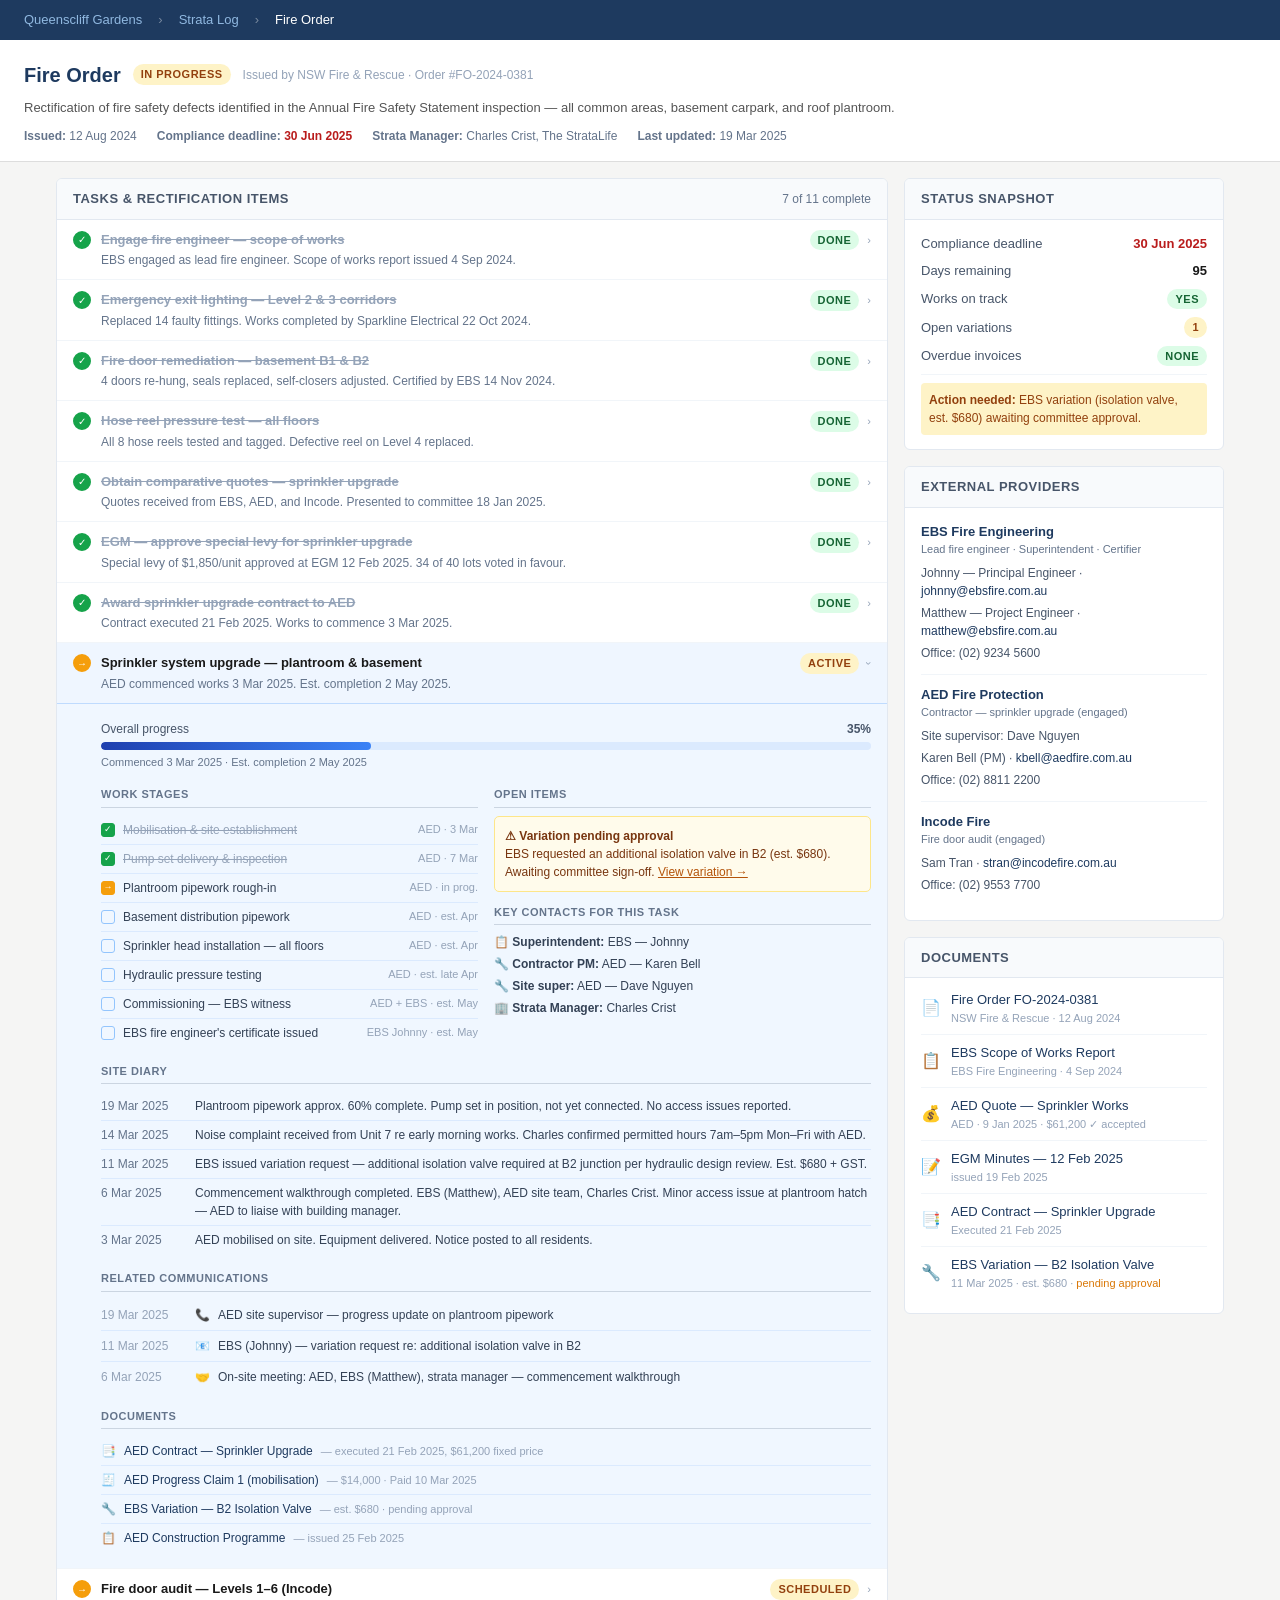
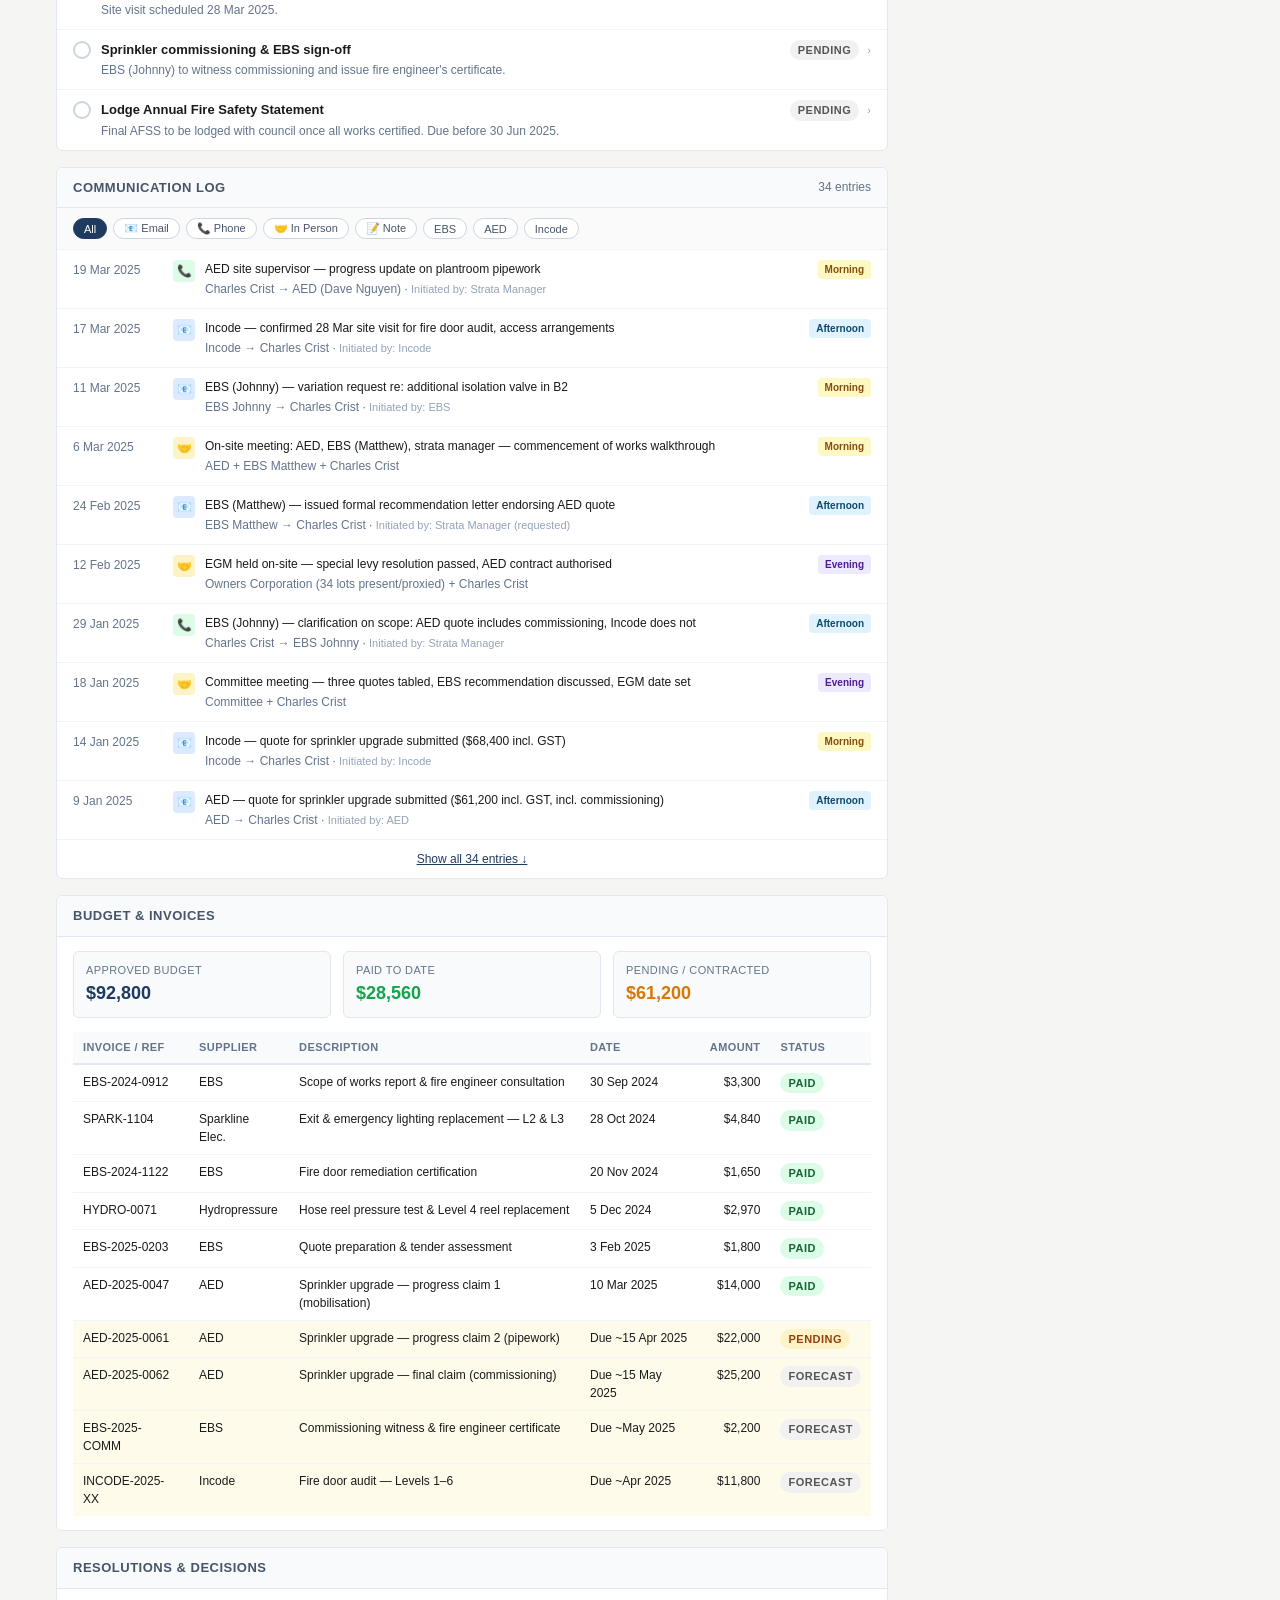
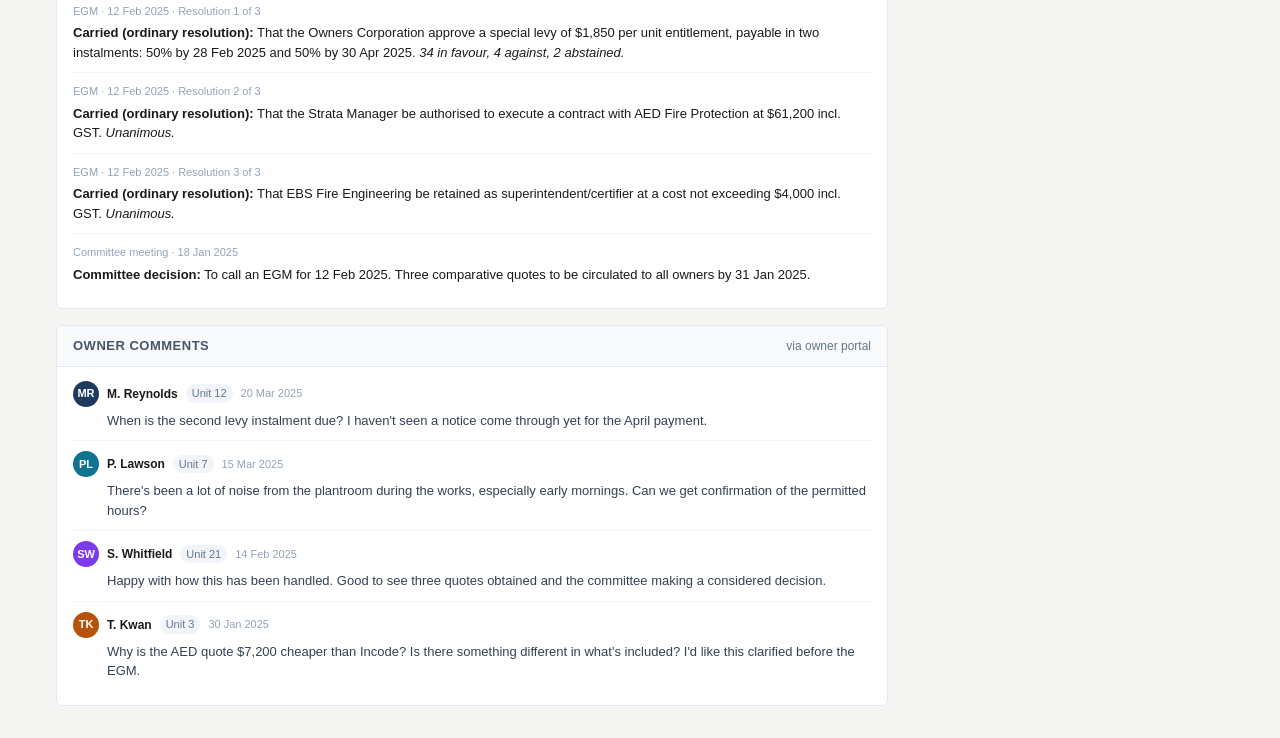
<file: blog/static/fireorder.html>
<!DOCTYPE html>
<html lang="en">
<head>
<meta charset="UTF-8">
<meta name="viewport" content="width=device-width, initial-scale=1.0">
<title>Fire Order — Queenscliff Gardens</title>
<style>
  *, *::before, *::after { box-sizing: border-box; margin: 0; padding: 0; }

  body {
    font-family: -apple-system, BlinkMacSystemFont, "Segoe UI", Roboto, sans-serif;
    font-size: 14px;
    line-height: 1.5;
    color: #1a1a1a;
    background: #f5f5f4;
  }

  /* ── Layout ── */
  .site-header {
    background: #1e3a5f;
    color: #fff;
    padding: 10px 24px;
    font-size: 13px;
    display: flex;
    align-items: center;
    gap: 16px;
  }
  .site-header a { color: #90b8e0; text-decoration: none; }
  .site-header a:hover { text-decoration: underline; }
  .site-header .sep { opacity: 0.4; }

  .page-hero {
    background: #fff;
    border-bottom: 1px solid #ddd;
    padding: 20px 24px 16px;
  }
  .page-hero h1 { font-size: 20px; font-weight: 700; color: #1e3a5f; }
  .page-hero .subtitle { color: #555; font-size: 13px; margin-top: 2px; }

  .badge {
    display: inline-block;
    font-size: 11px;
    font-weight: 600;
    padding: 2px 8px;
    border-radius: 999px;
    text-transform: uppercase;
    letter-spacing: 0.5px;
    vertical-align: middle;
  }
  .badge-red    { background: #fde8e8; color: #b91c1c; }
  .badge-amber  { background: #fef3c7; color: #92400e; }
  .badge-green  { background: #dcfce7; color: #166534; }
  .badge-blue   { background: #dbeafe; color: #1e40af; }
  .badge-grey   { background: #f1f1f1; color: #555; }

  .main-layout {
    display: grid;
    grid-template-columns: 1fr 320px;
    gap: 16px;
    max-width: 1200px;
    margin: 16px auto;
    padding: 0 16px;
  }

  @media (max-width: 860px) {
    .main-layout { grid-template-columns: 1fr; }
  }

  /* ── Cards ── */
  .card {
    background: #fff;
    border: 1px solid #e2e8f0;
    border-radius: 6px;
    overflow: hidden;
    margin-bottom: 16px;
  }
  .card-header {
    background: #f8fafc;
    border-bottom: 1px solid #e2e8f0;
    padding: 10px 16px;
    display: flex;
    align-items: center;
    justify-content: space-between;
    gap: 8px;
  }
  .card-header h2 { font-size: 13px; font-weight: 700; text-transform: uppercase; letter-spacing: 0.5px; color: #475569; }
  .card-body { padding: 14px 16px; }

  /* ── Tasks ── */
  .task-list { list-style: none; }
  .task-item {
    border-bottom: 1px solid #f1f5f9;
    cursor: pointer;
  }
  .task-item:last-child { border-bottom: none; }
  .task-item:hover .task-row { background: #f8fafc; }
  .task-item.open .task-row { background: #eff6ff; }

  .task-row {
    display: flex;
    align-items: flex-start;
    gap: 10px;
    padding: 10px 16px;
    transition: background 0.1s;
  }
  .task-check {
    flex-shrink: 0;
    width: 18px;
    height: 18px;
    border-radius: 50%;
    margin-top: 1px;
    border: 2px solid #cbd5e1;
    display: flex;
    align-items: center;
    justify-content: center;
    font-size: 10px;
  }
  .task-check.done   { background: #16a34a; border-color: #16a34a; color: #fff; }
  .task-check.inprog { background: #f59e0b; border-color: #f59e0b; color: #fff; }
  .task-meta { flex: 1; min-width: 0; }
  .task-name { font-weight: 600; font-size: 13px; }
  .task-name.done { text-decoration: line-through; color: #94a3b8; }
  .task-detail { font-size: 12px; color: #64748b; margin-top: 2px; }
  .task-right { display:flex; align-items:center; gap:8px; }
  .task-chevron { font-size:11px; color:#94a3b8; transition: transform 0.2s; }
  .task-item.open .task-chevron { transform: rotate(90deg); }

  /* ── Task expansion panel ── */
  .task-expansion {
    display: none;
    border-top: 1px solid #bfdbfe;
    background: #f0f7ff;
    padding: 16px 16px 16px 44px;
  }
  .task-item.open .task-expansion { display: block; }

  .expansion-grid {
    display: grid;
    grid-template-columns: 1fr 1fr;
    gap: 16px;
    margin-bottom: 16px;
  }
  @media (max-width: 700px) { .expansion-grid { grid-template-columns: 1fr; } }

  .exp-section-title {
    font-size: 11px;
    font-weight: 700;
    text-transform: uppercase;
    letter-spacing: 0.5px;
    color: #64748b;
    margin-bottom: 8px;
    padding-bottom: 4px;
    border-bottom: 1px solid #cbd5e1;
  }

  .progress-bar-wrap {
    background: #dbeafe;
    border-radius: 999px;
    height: 8px;
    margin-bottom: 4px;
    overflow: hidden;
  }
  .progress-bar-fill {
    height: 100%;
    border-radius: 999px;
    background: linear-gradient(90deg, #1e40af, #3b82f6);
  }

  .subtask-list { list-style: none; }
  .subtask-item {
    display: flex;
    align-items: flex-start;
    gap: 8px;
    padding: 5px 0;
    font-size: 12px;
    border-bottom: 1px solid #dbeafe;
  }
  .subtask-item:last-child { border-bottom: none; }
  .sub-check {
    flex-shrink: 0;
    width: 14px;
    height: 14px;
    border-radius: 3px;
    margin-top: 2px;
    display: flex;
    align-items: center;
    justify-content: center;
    font-size: 9px;
    border: 1.5px solid #93c5fd;
  }
  .sub-check.done   { background: #16a34a; border-color: #16a34a; color: #fff; }
  .sub-check.active { background: #f59e0b; border-color: #f59e0b; color: #fff; }
  .subtask-text { flex:1; color: #334155; }
  .subtask-text.done { text-decoration: line-through; color: #94a3b8; }
  .subtask-who { color: #94a3b8; font-size: 11px; white-space: nowrap; }

  .mini-log-entry {
    display: flex;
    gap: 8px;
    padding: 6px 0;
    font-size: 12px;
    border-bottom: 1px solid #dbeafe;
    cursor: pointer;
  }
  .mini-log-entry:last-child { border-bottom: none; }
  .mini-log-entry:hover { color: #1e3a5f; }
  .mini-log-date { color: #94a3b8; white-space: nowrap; flex-shrink: 0; width: 86px; }
  .mini-log-icon { flex-shrink: 0; }
  .mini-log-text { color: #334155; }

  .exp-doc-list { list-style: none; }
  .exp-doc-item {
    display: flex;
    align-items: center;
    gap: 8px;
    padding: 5px 0;
    font-size: 12px;
    border-bottom: 1px solid #dbeafe;
  }
  .exp-doc-item:last-child { border-bottom: none; }
  .exp-doc-item a { color: #1e3a5f; text-decoration: none; font-weight: 500; }
  .exp-doc-item a:hover { text-decoration: underline; }
  .exp-doc-item .doc-sub { color: #94a3b8; font-size: 11px; }

  .site-diary-entry {
    display: flex;
    gap: 8px;
    font-size: 12px;
    padding: 5px 0;
    border-bottom: 1px solid #dbeafe;
  }
  .site-diary-entry:last-child { border-bottom: none; }
  .diary-date { color: #64748b; white-space: nowrap; flex-shrink: 0; width: 86px; }
  .diary-note { color: #334155; }

  /* ── Communication Log ── */
  .log-filters {
    display: flex;
    gap: 6px;
    flex-wrap: wrap;
    padding: 10px 16px;
    border-bottom: 1px solid #f1f5f9;
    background: #fafafa;
  }
  .filter-btn {
    font-size: 11px;
    padding: 3px 10px;
    border-radius: 999px;
    border: 1px solid #cbd5e1;
    background: #fff;
    cursor: pointer;
    color: #475569;
    font-weight: 500;
  }
  .filter-btn.active { background: #1e3a5f; color: #fff; border-color: #1e3a5f; }

  .log-entry {
    display: grid;
    grid-template-columns: 90px 22px 1fr 80px;
    align-items: start;
    gap: 10px;
    padding: 10px 16px;
    border-bottom: 1px solid #f1f5f9;
    font-size: 12px;
    cursor: pointer;
    transition: background 0.1s;
  }
  .log-entry:last-child { border-bottom: none; }
  .log-entry:hover { background: #f8fafc; }

  .log-date { color: #64748b; white-space: nowrap; padding-top: 1px; }
  .log-icon {
    width: 22px;
    height: 22px;
    border-radius: 4px;
    display: flex;
    align-items: center;
    justify-content: center;
    font-size: 12px;
    flex-shrink: 0;
  }
  .icon-email   { background: #dbeafe; }
  .icon-phone   { background: #dcfce7; }
  .icon-meeting { background: #fef3c7; }
  .icon-note    { background: #f3e8ff; }
  .log-body { min-width: 0; }
  .log-summary { font-weight: 500; color: #1a1a1a; }
  .log-parties { color: #64748b; margin-top: 2px; }
  .log-initiated { font-size: 11px; color: #94a3b8; }
  .log-time-tag { text-align: right; }

  /* ── Documents ── */
  .doc-list { list-style: none; }
  .doc-item {
    display: flex;
    align-items: center;
    gap: 10px;
    padding: 8px 0;
    border-bottom: 1px solid #f1f5f9;
    font-size: 13px;
  }
  .doc-item:last-child { border-bottom: none; }
  .doc-icon { font-size: 16px; flex-shrink: 0; }
  .doc-meta { flex: 1; min-width: 0; }
  .doc-name a { color: #1e3a5f; text-decoration: none; font-weight: 500; }
  .doc-name a:hover { text-decoration: underline; }
  .doc-sub { font-size: 11px; color: #94a3b8; }

  /* ── Budget ── */
  .budget-summary {
    display: grid;
    grid-template-columns: repeat(3, 1fr);
    gap: 12px;
    margin-bottom: 14px;
  }
  .budget-stat {
    background: #f8fafc;
    border-radius: 6px;
    padding: 10px 12px;
    border: 1px solid #e2e8f0;
  }
  .budget-stat .label { font-size: 11px; color: #64748b; text-transform: uppercase; letter-spacing: 0.4px; }
  .budget-stat .amount { font-size: 18px; font-weight: 700; margin-top: 2px; }
  .amount-total   { color: #1e3a5f; }
  .amount-paid    { color: #16a34a; }
  .amount-pending { color: #d97706; }

  .invoice-table { width: 100%; border-collapse: collapse; font-size: 12px; }
  .invoice-table th {
    background: #f8fafc;
    border-bottom: 2px solid #e2e8f0;
    padding: 7px 10px;
    text-align: left;
    font-size: 11px;
    text-transform: uppercase;
    letter-spacing: 0.4px;
    color: #64748b;
  }
  .invoice-table td {
    padding: 8px 10px;
    border-bottom: 1px solid #f1f5f9;
    vertical-align: top;
  }
  .invoice-table tr:last-child td { border-bottom: none; }
  .invoice-table .num { text-align: right; white-space: nowrap; }

  /* ── Resolutions ── */
  .resolution-item {
    padding: 10px 0;
    border-bottom: 1px solid #f1f5f9;
    font-size: 13px;
  }
  .resolution-item:last-child { border-bottom: none; }
  .resolution-meta { font-size: 11px; color: #94a3b8; margin-bottom: 4px; }
  .resolution-text { color: #1a1a1a; }

  /* ── Owner Comments ── */
  .comment-item {
    padding: 10px 0;
    border-bottom: 1px solid #f1f5f9;
  }
  .comment-item:last-child { border-bottom: none; }
  .comment-header { display: flex; align-items: center; gap: 8px; margin-bottom: 4px; }
  .comment-avatar {
    width: 26px;
    height: 26px;
    border-radius: 50%;
    background: #1e3a5f;
    color: #fff;
    font-size: 11px;
    font-weight: 700;
    display: flex;
    align-items: center;
    justify-content: center;
    flex-shrink: 0;
  }
  .comment-author { font-size: 12px; font-weight: 600; }
  .comment-date   { font-size: 11px; color: #94a3b8; }
  .comment-unit   { font-size: 11px; color: #64748b; background: #f1f5f9; padding: 1px 6px; border-radius: 999px; }
  .comment-body   { font-size: 13px; color: #334155; padding-left: 34px; }

  /* ── Providers sidebar ── */
  .provider-item {
    padding: 10px 0;
    border-bottom: 1px solid #f1f5f9;
    font-size: 13px;
  }
  .provider-item:last-child { border-bottom: none; }
  .provider-name { font-weight: 700; color: #1e3a5f; }
  .provider-role { font-size: 11px; color: #64748b; margin-bottom: 4px; }
  .contact-list  { list-style: none; font-size: 12px; }
  .contact-list li { padding: 2px 0; color: #475569; }
  .contact-list a { color: #1e3a5f; text-decoration: none; }

  /* ── Timeline chip ── */
  .time-chip {
    display: inline-block;
    font-size: 10px;
    font-weight: 600;
    padding: 2px 7px;
    border-radius: 4px;
    white-space: nowrap;
  }
  .tc-morning  { background: #fef9c3; color: #854d0e; }
  .tc-afternoon{ background: #e0f2fe; color: #0c4a6e; }
  .tc-evening  { background: #ede9fe; color: #4c1d95; }
  .tc-allday   { background: #f1f5f9; color: #475569; }

  /* ══════════════════════════════════════
     MODAL
  ══════════════════════════════════════ */
  .modal-backdrop {
    display: none;
    position: fixed;
    inset: 0;
    background: rgba(15,23,42,0.45);
    z-index: 100;
    align-items: flex-start;
    justify-content: center;
    padding: 32px 16px;
    overflow-y: auto;
  }
  .modal-backdrop.open { display: flex; }

  .modal {
    background: #fff;
    border-radius: 8px;
    box-shadow: 0 20px 60px rgba(0,0,0,0.25);
    width: 100%;
    max-width: 680px;
    margin: auto;
    overflow: hidden;
  }

  .modal-header {
    background: #1e3a5f;
    color: #fff;
    padding: 16px 20px;
    display: flex;
    align-items: flex-start;
    gap: 12px;
  }
  .modal-header-icon {
    width: 32px;
    height: 32px;
    border-radius: 6px;
    background: rgba(255,255,255,0.15);
    display: flex;
    align-items: center;
    justify-content: center;
    font-size: 16px;
    flex-shrink: 0;
    margin-top: 2px;
  }
  .modal-header-body { flex: 1; min-width: 0; }
  .modal-title { font-size: 15px; font-weight: 700; line-height: 1.3; }
  .modal-subtitle { font-size: 12px; opacity: 0.7; margin-top: 3px; }
  .modal-close {
    background: none;
    border: none;
    color: #fff;
    opacity: 0.6;
    font-size: 20px;
    cursor: pointer;
    padding: 0 0 0 8px;
    line-height: 1;
    flex-shrink: 0;
  }
  .modal-close:hover { opacity: 1; }

  .modal-meta-bar {
    display: flex;
    gap: 0;
    border-bottom: 1px solid #e2e8f0;
    background: #f8fafc;
    flex-wrap: wrap;
  }
  .modal-meta-item {
    padding: 9px 16px;
    border-right: 1px solid #e2e8f0;
    font-size: 12px;
  }
  .modal-meta-item:last-child { border-right: none; }
  .modal-meta-label { color: #94a3b8; font-size: 10px; text-transform: uppercase; letter-spacing: 0.4px; margin-bottom: 2px; }
  .modal-meta-value { color: #1a1a1a; font-weight: 600; }

  .modal-body { padding: 20px; }

  .modal-section { margin-bottom: 20px; }
  .modal-section:last-child { margin-bottom: 0; }
  .modal-section-title {
    font-size: 11px;
    font-weight: 700;
    text-transform: uppercase;
    letter-spacing: 0.5px;
    color: #64748b;
    margin-bottom: 8px;
    padding-bottom: 5px;
    border-bottom: 1px solid #f1f5f9;
  }

  /* email body */
  .email-body {
    background: #f8fafc;
    border: 1px solid #e2e8f0;
    border-radius: 6px;
    padding: 14px 16px;
    font-size: 13px;
    line-height: 1.7;
    color: #334155;
    white-space: pre-wrap;
  }
  .email-field {
    display: flex;
    gap: 8px;
    font-size: 12px;
    padding: 4px 0;
    border-bottom: 1px solid #f1f5f9;
  }
  .email-field:last-child { border-bottom: none; margin-bottom: 10px; }
  .email-field-label { color: #94a3b8; width: 40px; flex-shrink: 0; }
  .email-field-value { color: #334155; }

  /* call notes */
  .call-notes {
    background: #f0fdf4;
    border: 1px solid #bbf7d0;
    border-radius: 6px;
    padding: 14px 16px;
    font-size: 13px;
    line-height: 1.7;
    color: #166534;
  }

  /* meeting notes */
  .meeting-notes {
    background: #fffbeb;
    border: 1px solid #fde68a;
    border-radius: 6px;
    padding: 14px 16px;
    font-size: 13px;
    line-height: 1.7;
    color: #78350f;
  }

  .modal-linked-task {
    display: flex;
    align-items: center;
    gap: 10px;
    padding: 10px 12px;
    background: #f0f7ff;
    border: 1px solid #bfdbfe;
    border-radius: 6px;
    font-size: 13px;
    cursor: pointer;
  }
  .modal-linked-task:hover { background: #dbeafe; }

  .modal-attachment-list { list-style: none; }
  .modal-attachment-item {
    display: flex;
    align-items: center;
    gap: 8px;
    padding: 6px 0;
    font-size: 13px;
    border-bottom: 1px solid #f1f5f9;
  }
  .modal-attachment-item:last-child { border-bottom: none; }
  .modal-attachment-item a { color: #1e3a5f; text-decoration: none; font-weight: 500; }
  .modal-attachment-item a:hover { text-decoration: underline; }
  .modal-attachment-sub { font-size: 11px; color: #94a3b8; }

  .modal-nav {
    display: flex;
    justify-content: space-between;
    padding: 12px 20px;
    border-top: 1px solid #e2e8f0;
    background: #f8fafc;
  }
  .modal-nav-btn {
    font-size: 12px;
    color: #1e3a5f;
    background: none;
    border: 1px solid #cbd5e1;
    border-radius: 4px;
    padding: 5px 12px;
    cursor: pointer;
    font-weight: 500;
  }
  .modal-nav-btn:hover { background: #f1f5f9; }
  .modal-nav-btn:disabled { opacity: 0.3; cursor: default; }
</style>
</head>
<body>

<!-- Site breadcrumb -->
<div class="site-header">
  <a href="../">Queenscliff Gardens</a>
  <span class="sep">›</span>
  <a href="./">Strata Log</a>
  <span class="sep">›</span>
  Fire Order
</div>

<!-- Page hero -->
<div class="page-hero">
  <div style="display:flex; align-items:center; gap:12px; flex-wrap:wrap;">
    <h1>Fire Order</h1>
    <span class="badge badge-amber">In Progress</span>
    <span style="font-size:12px;color:#94a3b8;">Issued by NSW Fire &amp; Rescue · Order #FO-2024-0381</span>
  </div>
  <div class="subtitle" style="margin-top:8px;">
    Rectification of fire safety defects identified in the Annual Fire Safety Statement inspection — all common areas, basement carpark, and roof plantroom.
  </div>
  <div style="margin-top:10px; font-size:12px; color:#64748b; display:flex; gap:20px; flex-wrap:wrap;">
    <span><strong>Issued:</strong> 12 Aug 2024</span>
    <span><strong>Compliance deadline:</strong> <span style="color:#b91c1c; font-weight:600;">30 Jun 2025</span></span>
    <span><strong>Strata Manager:</strong> Charles Crist, The StrataLife</span>
    <span><strong>Last updated:</strong> 19 Mar 2025</span>
  </div>
</div>

<div class="main-layout">

  <!-- ══════════════════════════════════════
       LEFT COLUMN
  ══════════════════════════════════════ -->
  <div>

    <!-- Tasks -->
    <div class="card">
      <div class="card-header">
        <h2>Tasks &amp; Rectification Items</h2>
        <span style="font-size:12px; color:#64748b;">7 of 11 complete</span>
      </div>
      <ul class="task-list" style="padding:0;">

        <li class="task-item" data-task="engage-engineer">
          <div class="task-row">
            <div class="task-check done">✓</div>
            <div class="task-meta">
              <div class="task-name done">Engage fire engineer — scope of works</div>
              <div class="task-detail">EBS engaged as lead fire engineer. Scope of works report issued 4 Sep 2024.</div>
            </div>
            <div class="task-right">
              <span class="badge badge-green">Done</span>
              <span class="task-chevron">›</span>
            </div>
          </div>
          <div class="task-expansion">
            <p style="font-size:12px; color:#64748b; margin-bottom:12px;">Completed 4 Sep 2024 · EBS Fire Engineering</p>
            <div style="font-size:13px; color:#334155; margin-bottom:12px;">Following receipt of the Fire Order on 12 Aug 2024, the committee sought quotes from fire engineering consultants. EBS was selected based on their prior knowledge of the building from the 2022 AFSS.</div>
            <div class="exp-section-title">Documents</div>
            <ul class="exp-doc-list">
              <li class="exp-doc-item">📋 <a href="#">EBS Scope of Works Report</a> <span class="doc-sub">— 4 Sep 2024</span></li>
              <li class="exp-doc-item">📄 <a href="#">Fire Order FO-2024-0381</a> <span class="doc-sub">— NSW Fire &amp; Rescue, 12 Aug 2024</span></li>
            </ul>
          </div>
        </li>

        <li class="task-item" data-task="exit-lighting">
          <div class="task-row">
            <div class="task-check done">✓</div>
            <div class="task-meta">
              <div class="task-name done">Emergency exit lighting — Level 2 &amp; 3 corridors</div>
              <div class="task-detail">Replaced 14 faulty fittings. Works completed by Sparkline Electrical 22 Oct 2024.</div>
            </div>
            <div class="task-right">
              <span class="badge badge-green">Done</span>
              <span class="task-chevron">›</span>
            </div>
          </div>
          <div class="task-expansion">
            <p style="font-size:12px; color:#64748b; margin-bottom:12px;">Completed 22 Oct 2024 · Sparkline Electrical</p>
            <div style="font-size:13px; color:#334155; margin-bottom:12px;">14 emergency/exit light fittings on Levels 2 and 3 failed the 90-minute discharge test. Sparkline replaced all 14 with LED emergency batten fittings (IP-rated). EBS inspected and confirmed compliance on 29 Oct 2024.</div>
            <div class="exp-section-title">Documents</div>
            <ul class="exp-doc-list">
              <li class="exp-doc-item">🧾 <a href="#">Sparkline Invoice SPARK-1104</a> <span class="doc-sub">— $4,840 · Paid</span></li>
            </ul>
          </div>
        </li>

        <li class="task-item" data-task="fire-doors-basement">
          <div class="task-row">
            <div class="task-check done">✓</div>
            <div class="task-meta">
              <div class="task-name done">Fire door remediation — basement B1 &amp; B2</div>
              <div class="task-detail">4 doors re-hung, seals replaced, self-closers adjusted. Certified by EBS 14 Nov 2024.</div>
            </div>
            <div class="task-right">
              <span class="badge badge-green">Done</span>
              <span class="task-chevron">›</span>
            </div>
          </div>
          <div class="task-expansion">
            <p style="font-size:12px; color:#64748b; margin-bottom:12px;">Completed 14 Nov 2024 · QFD Doorworks (contractor)</p>
            <div style="font-size:13px; color:#334155; margin-bottom:12px;">4 fire doors in basement levels B1 and B2 were found to be non-compliant: incorrect gap tolerances, failed intumescent seals, and non-closing mechanisms. All 4 doors re-hung and recertified under AS 1905.1.</div>
          </div>
        </li>

        <li class="task-item" data-task="hose-reels">
          <div class="task-row">
            <div class="task-check done">✓</div>
            <div class="task-meta">
              <div class="task-name done">Hose reel pressure test — all floors</div>
              <div class="task-detail">All 8 hose reels tested and tagged. Defective reel on Level 4 replaced.</div>
            </div>
            <div class="task-right">
              <span class="badge badge-green">Done</span>
              <span class="task-chevron">›</span>
            </div>
          </div>
          <div class="task-expansion">
            <p style="font-size:12px; color:#64748b; margin-bottom:12px;">Completed 30 Nov 2024 · Hydropressure Services</p>
          </div>
        </li>

        <li class="task-item" data-task="quotes">
          <div class="task-row">
            <div class="task-check done">✓</div>
            <div class="task-meta">
              <div class="task-name done">Obtain comparative quotes — sprinkler upgrade</div>
              <div class="task-detail">Quotes received from EBS, AED, and Incode. Presented to committee 18 Jan 2025.</div>
            </div>
            <div class="task-right">
              <span class="badge badge-green">Done</span>
              <span class="task-chevron">›</span>
            </div>
          </div>
          <div class="task-expansion">
            <p style="font-size:12px; color:#64748b; margin-bottom:12px;">Completed 18 Jan 2025</p>
            <div class="exp-section-title">Quotes received</div>
            <ul class="exp-doc-list">
              <li class="exp-doc-item">💰 <a href="#">EBS Quote</a> <span class="doc-sub">— $74,500 incl. GST (does not include commissioning)</span></li>
              <li class="exp-doc-item">💰 <a href="#">AED Quote</a> <span class="doc-sub">— $61,200 incl. GST (includes commissioning) ✓ accepted</span></li>
              <li class="exp-doc-item">💰 <a href="#">Incode Quote</a> <span class="doc-sub">— $68,400 incl. GST (does not include commissioning)</span></li>
            </ul>
          </div>
        </li>

        <li class="task-item" data-task="egm">
          <div class="task-row">
            <div class="task-check done">✓</div>
            <div class="task-meta">
              <div class="task-name done">EGM — approve special levy for sprinkler upgrade</div>
              <div class="task-detail">Special levy of $1,850/unit approved at EGM 12 Feb 2025. 34 of 40 lots voted in favour.</div>
            </div>
            <div class="task-right">
              <span class="badge badge-green">Done</span>
              <span class="task-chevron">›</span>
            </div>
          </div>
          <div class="task-expansion">
            <p style="font-size:12px; color:#64748b; margin-bottom:12px;">EGM held 12 Feb 2025 · 34 in favour, 4 against, 2 abstained</p>
            <div class="exp-section-title">Documents</div>
            <ul class="exp-doc-list">
              <li class="exp-doc-item">📝 <a href="#">EGM Notice &amp; Agenda</a> <span class="doc-sub">— circulated 29 Jan 2025</span></li>
              <li class="exp-doc-item">📝 <a href="#">EGM Minutes</a> <span class="doc-sub">— issued 19 Feb 2025</span></li>
            </ul>
          </div>
        </li>

        <li class="task-item" data-task="award-contract">
          <div class="task-row">
            <div class="task-check done">✓</div>
            <div class="task-meta">
              <div class="task-name done">Award sprinkler upgrade contract to AED</div>
              <div class="task-detail">Contract executed 21 Feb 2025. Works to commence 3 Mar 2025.</div>
            </div>
            <div class="task-right">
              <span class="badge badge-green">Done</span>
              <span class="task-chevron">›</span>
            </div>
          </div>
          <div class="task-expansion">
            <p style="font-size:12px; color:#64748b; margin-bottom:12px;">Completed 21 Feb 2025</p>
            <div class="exp-section-title">Documents</div>
            <ul class="exp-doc-list">
              <li class="exp-doc-item">📑 <a href="#">AED Contract — Sprinkler Upgrade</a> <span class="doc-sub">— executed 21 Feb 2025, $61,200 fixed price</span></li>
              <li class="exp-doc-item">📧 <a href="#">EBS Recommendation Letter</a> <span class="doc-sub">— Matthew, 24 Feb 2025</span></li>
            </ul>
          </div>
        </li>

        <!-- ── DETAILED task ── -->
        <li class="task-item open" data-task="sprinkler-upgrade">
          <div class="task-row">
            <div class="task-check inprog">→</div>
            <div class="task-meta">
              <div class="task-name">Sprinkler system upgrade — plantroom &amp; basement</div>
              <div class="task-detail">AED commenced works 3 Mar 2025. Est. completion 2 May 2025.</div>
            </div>
            <div class="task-right">
              <span class="badge badge-amber">Active</span>
              <span class="task-chevron">›</span>
            </div>
          </div>
          <div class="task-expansion">
            <!-- progress -->
            <div style="margin-bottom:16px;">
              <div style="display:flex; justify-content:space-between; font-size:12px; color:#475569; margin-bottom:4px;">
                <span>Overall progress</span><span style="font-weight:700;">35%</span>
              </div>
              <div class="progress-bar-wrap"><div class="progress-bar-fill" style="width:35%"></div></div>
              <div style="font-size:11px; color:#64748b; margin-top:3px;">Commenced 3 Mar 2025 · Est. completion 2 May 2025</div>
            </div>

            <div class="expansion-grid">
              <!-- Sub-tasks -->
              <div>
                <div class="exp-section-title">Work stages</div>
                <ul class="subtask-list">
                  <li class="subtask-item">
                    <div class="sub-check done">✓</div>
                    <div class="subtask-text done">Mobilisation &amp; site establishment</div>
                    <div class="subtask-who">AED · 3 Mar</div>
                  </li>
                  <li class="subtask-item">
                    <div class="sub-check done">✓</div>
                    <div class="subtask-text done">Pump set delivery &amp; inspection</div>
                    <div class="subtask-who">AED · 7 Mar</div>
                  </li>
                  <li class="subtask-item">
                    <div class="sub-check active">→</div>
                    <div class="subtask-text">Plantroom pipework rough-in</div>
                    <div class="subtask-who">AED · in prog.</div>
                  </li>
                  <li class="subtask-item">
                    <div class="sub-check"></div>
                    <div class="subtask-text">Basement distribution pipework</div>
                    <div class="subtask-who">AED · est. Apr</div>
                  </li>
                  <li class="subtask-item">
                    <div class="sub-check"></div>
                    <div class="subtask-text">Sprinkler head installation — all floors</div>
                    <div class="subtask-who">AED · est. Apr</div>
                  </li>
                  <li class="subtask-item">
                    <div class="sub-check"></div>
                    <div class="subtask-text">Hydraulic pressure testing</div>
                    <div class="subtask-who">AED · est. late Apr</div>
                  </li>
                  <li class="subtask-item">
                    <div class="sub-check"></div>
                    <div class="subtask-text">Commissioning — EBS witness</div>
                    <div class="subtask-who">AED + EBS · est. May</div>
                  </li>
                  <li class="subtask-item">
                    <div class="sub-check"></div>
                    <div class="subtask-text">EBS fire engineer's certificate issued</div>
                    <div class="subtask-who">EBS Johnny · est. May</div>
                  </li>
                </ul>
              </div>

              <!-- Open items -->
              <div>
                <div class="exp-section-title">Open items</div>
                <div style="background:#fffbeb; border:1px solid #fde68a; border-radius:5px; padding:10px; font-size:12px; color:#78350f; margin-bottom:10px;">
                  <strong>⚠ Variation pending approval</strong><br>
                  EBS requested an additional isolation valve in B2 (est. $680). Awaiting committee sign-off. <a href="#" style="color:#b45309;">View variation →</a>
                </div>
                <div class="exp-section-title" style="margin-top:12px;">Key contacts for this task</div>
                <div style="font-size:12px; color:#334155; display:flex; flex-direction:column; gap:4px;">
                  <div>📋 <strong>Superintendent:</strong> EBS — Johnny</div>
                  <div>🔧 <strong>Contractor PM:</strong> AED — Karen Bell</div>
                  <div>🔧 <strong>Site super:</strong> AED — Dave Nguyen</div>
                  <div>🏢 <strong>Strata Manager:</strong> Charles Crist</div>
                </div>
              </div>
            </div>

            <!-- Site diary -->
            <div class="exp-section-title">Site diary</div>
            <div style="margin-bottom:16px;">
              <div class="site-diary-entry">
                <div class="diary-date">19 Mar 2025</div>
                <div class="diary-note">Plantroom pipework approx. 60% complete. Pump set in position, not yet connected. No access issues reported.</div>
              </div>
              <div class="site-diary-entry">
                <div class="diary-date">14 Mar 2025</div>
                <div class="diary-note">Noise complaint received from Unit 7 re early morning works. Charles confirmed permitted hours 7am–5pm Mon–Fri with AED.</div>
              </div>
              <div class="site-diary-entry">
                <div class="diary-date">11 Mar 2025</div>
                <div class="diary-note">EBS issued variation request — additional isolation valve required at B2 junction per hydraulic design review. Est. $680 + GST.</div>
              </div>
              <div class="site-diary-entry">
                <div class="diary-date">6 Mar 2025</div>
                <div class="diary-note">Commencement walkthrough completed. EBS (Matthew), AED site team, Charles Crist. Minor access issue at plantroom hatch — AED to liaise with building manager.</div>
              </div>
              <div class="site-diary-entry">
                <div class="diary-date">3 Mar 2025</div>
                <div class="diary-note">AED mobilised on site. Equipment delivered. Notice posted to all residents.</div>
              </div>
            </div>

            <!-- Related comms -->
            <div class="exp-section-title">Related communications</div>
            <div style="margin-bottom:16px;">
              <div class="mini-log-entry" data-log="3" onclick="openModal(3)">
                <div class="mini-log-date">19 Mar 2025</div>
                <div class="mini-log-icon">📞</div>
                <div class="mini-log-text">AED site supervisor — progress update on plantroom pipework</div>
              </div>
              <div class="mini-log-entry" data-log="5" onclick="openModal(5)">
                <div class="mini-log-date">11 Mar 2025</div>
                <div class="mini-log-icon">📧</div>
                <div class="mini-log-text">EBS (Johnny) — variation request re: additional isolation valve in B2</div>
              </div>
              <div class="mini-log-entry" data-log="6" onclick="openModal(6)">
                <div class="mini-log-date">6 Mar 2025</div>
                <div class="mini-log-icon">🤝</div>
                <div class="mini-log-text">On-site meeting: AED, EBS (Matthew), strata manager — commencement walkthrough</div>
              </div>
            </div>

            <!-- Documents -->
            <div class="exp-section-title">Documents</div>
            <ul class="exp-doc-list">
              <li class="exp-doc-item">📑 <a href="#">AED Contract — Sprinkler Upgrade</a> <span class="doc-sub">— executed 21 Feb 2025, $61,200 fixed price</span></li>
              <li class="exp-doc-item">🧾 <a href="#">AED Progress Claim 1 (mobilisation)</a> <span class="doc-sub">— $14,000 · Paid 10 Mar 2025</span></li>
              <li class="exp-doc-item">🔧 <a href="#">EBS Variation — B2 Isolation Valve</a> <span class="doc-sub">— est. $680 · pending approval</span></li>
              <li class="exp-doc-item">📋 <a href="#">AED Construction Programme</a> <span class="doc-sub">— issued 25 Feb 2025</span></li>
            </ul>
          </div>
        </li>
        <!-- ── end detailed task ── -->

        <li class="task-item" data-task="door-audit">
          <div class="task-row">
            <div class="task-check inprog">→</div>
            <div class="task-meta">
              <div class="task-name">Fire door audit — Levels 1–6 (Incode)</div>
              <div class="task-detail">Site visit scheduled 28 Mar 2025.</div>
            </div>
            <div class="task-right">
              <span class="badge badge-amber">Scheduled</span>
              <span class="task-chevron">›</span>
            </div>
          </div>
          <div class="task-expansion">
            <p style="font-size:12px; color:#64748b; margin-bottom:8px;">Incode Fire engaged Feb 2025 · Site visit 28 Mar 2025</p>
            <div style="font-size:13px; color:#334155;">Incode to audit all 22 fire doors on Levels 1–6 against AS 1905.1. Report expected within 10 business days of inspection.</div>
          </div>
        </li>

        <li class="task-item" data-task="commissioning">
          <div class="task-row">
            <div class="task-check"></div>
            <div class="task-meta">
              <div class="task-name">Sprinkler commissioning &amp; EBS sign-off</div>
              <div class="task-detail">EBS (Johnny) to witness commissioning and issue fire engineer's certificate.</div>
            </div>
            <div class="task-right">
              <span class="badge badge-grey">Pending</span>
              <span class="task-chevron">›</span>
            </div>
          </div>
          <div class="task-expansion">
            <p style="font-size:12px; color:#64748b;">Estimated May 2025. Dependent on AED completing installation works.</p>
          </div>
        </li>

        <li class="task-item" data-task="afss">
          <div class="task-row">
            <div class="task-check"></div>
            <div class="task-meta">
              <div class="task-name">Lodge Annual Fire Safety Statement</div>
              <div class="task-detail">Final AFSS to be lodged with council once all works certified. Due before 30 Jun 2025.</div>
            </div>
            <div class="task-right">
              <span class="badge badge-grey">Pending</span>
              <span class="task-chevron">›</span>
            </div>
          </div>
          <div class="task-expansion">
            <p style="font-size:12px; color:#64748b;">Cannot proceed until EBS fire engineer's certificate issued and Incode door audit complete.</p>
          </div>
        </li>

      </ul>
    </div>

    <!-- Communication Log -->
    <div class="card">
      <div class="card-header">
        <h2>Communication Log</h2>
        <span style="font-size:12px; color:#64748b;">34 entries</span>
      </div>
      <div class="log-filters">
        <button class="filter-btn active">All</button>
        <button class="filter-btn">📧 Email</button>
        <button class="filter-btn">📞 Phone</button>
        <button class="filter-btn">🤝 In Person</button>
        <button class="filter-btn">📝 Note</button>
        <button class="filter-btn">EBS</button>
        <button class="filter-btn">AED</button>
        <button class="filter-btn">Incode</button>
      </div>

      <div class="log-entry" onclick="openModal(0)">
        <div class="log-date">19 Mar 2025</div>
        <div class="log-icon icon-phone">📞</div>
        <div class="log-body">
          <div class="log-summary">AED site supervisor — progress update on plantroom pipework</div>
          <div class="log-parties">Charles Crist → AED (Dave Nguyen) · <span class="log-initiated">Initiated by: Strata Manager</span></div>
        </div>
        <div class="log-time-tag"><span class="time-chip tc-morning">Morning</span></div>
      </div>

      <div class="log-entry" onclick="openModal(1)">
        <div class="log-date">17 Mar 2025</div>
        <div class="log-icon icon-email">📧</div>
        <div class="log-body">
          <div class="log-summary">Incode — confirmed 28 Mar site visit for fire door audit, access arrangements</div>
          <div class="log-parties">Incode → Charles Crist · <span class="log-initiated">Initiated by: Incode</span></div>
        </div>
        <div class="log-time-tag"><span class="time-chip tc-afternoon">Afternoon</span></div>
      </div>

      <div class="log-entry" onclick="openModal(2)">
        <div class="log-date">11 Mar 2025</div>
        <div class="log-icon icon-email">📧</div>
        <div class="log-body">
          <div class="log-summary">EBS (Johnny) — variation request re: additional isolation valve in B2</div>
          <div class="log-parties">EBS Johnny → Charles Crist · <span class="log-initiated">Initiated by: EBS</span></div>
        </div>
        <div class="log-time-tag"><span class="time-chip tc-morning">Morning</span></div>
      </div>

      <div class="log-entry" onclick="openModal(3)">
        <div class="log-date">6 Mar 2025</div>
        <div class="log-icon icon-meeting">🤝</div>
        <div class="log-body">
          <div class="log-summary">On-site meeting: AED, EBS (Matthew), strata manager — commencement of works walkthrough</div>
          <div class="log-parties">AED + EBS Matthew + Charles Crist</div>
        </div>
        <div class="log-time-tag"><span class="time-chip tc-morning">Morning</span></div>
      </div>

      <div class="log-entry" onclick="openModal(4)">
        <div class="log-date">24 Feb 2025</div>
        <div class="log-icon icon-email">📧</div>
        <div class="log-body">
          <div class="log-summary">EBS (Matthew) — issued formal recommendation letter endorsing AED quote</div>
          <div class="log-parties">EBS Matthew → Charles Crist · <span class="log-initiated">Initiated by: Strata Manager (requested)</span></div>
        </div>
        <div class="log-time-tag"><span class="time-chip tc-afternoon">Afternoon</span></div>
      </div>

      <div class="log-entry" onclick="openModal(5)">
        <div class="log-date">12 Feb 2025</div>
        <div class="log-icon icon-meeting">🤝</div>
        <div class="log-body">
          <div class="log-summary">EGM held on-site — special levy resolution passed, AED contract authorised</div>
          <div class="log-parties">Owners Corporation (34 lots present/proxied) + Charles Crist</div>
        </div>
        <div class="log-time-tag"><span class="time-chip tc-evening">Evening</span></div>
      </div>

      <div class="log-entry" onclick="openModal(6)">
        <div class="log-date">29 Jan 2025</div>
        <div class="log-icon icon-phone">📞</div>
        <div class="log-body">
          <div class="log-summary">EBS (Johnny) — clarification on scope: AED quote includes commissioning, Incode does not</div>
          <div class="log-parties">Charles Crist → EBS Johnny · <span class="log-initiated">Initiated by: Strata Manager</span></div>
        </div>
        <div class="log-time-tag"><span class="time-chip tc-afternoon">Afternoon</span></div>
      </div>

      <div class="log-entry" onclick="openModal(7)">
        <div class="log-date">18 Jan 2025</div>
        <div class="log-icon icon-meeting">🤝</div>
        <div class="log-body">
          <div class="log-summary">Committee meeting — three quotes tabled, EBS recommendation discussed, EGM date set</div>
          <div class="log-parties">Committee + Charles Crist</div>
        </div>
        <div class="log-time-tag"><span class="time-chip tc-evening">Evening</span></div>
      </div>

      <div class="log-entry" onclick="openModal(8)">
        <div class="log-date">14 Jan 2025</div>
        <div class="log-icon icon-email">📧</div>
        <div class="log-body">
          <div class="log-summary">Incode — quote for sprinkler upgrade submitted ($68,400 incl. GST)</div>
          <div class="log-parties">Incode → Charles Crist · <span class="log-initiated">Initiated by: Incode</span></div>
        </div>
        <div class="log-time-tag"><span class="time-chip tc-morning">Morning</span></div>
      </div>

      <div class="log-entry" onclick="openModal(9)">
        <div class="log-date">9 Jan 2025</div>
        <div class="log-icon icon-email">📧</div>
        <div class="log-body">
          <div class="log-summary">AED — quote for sprinkler upgrade submitted ($61,200 incl. GST, incl. commissioning)</div>
          <div class="log-parties">AED → Charles Crist · <span class="log-initiated">Initiated by: AED</span></div>
        </div>
        <div class="log-time-tag"><span class="time-chip tc-afternoon">Afternoon</span></div>
      </div>

      <div style="text-align:center; padding: 10px 16px; font-size:12px;">
        <a href="#" style="color:#1e3a5f;">Show all 34 entries ↓</a>
      </div>
    </div>

    <!-- Budget & Invoices -->
    <div class="card">
      <div class="card-header"><h2>Budget &amp; Invoices</h2></div>
      <div class="card-body">
        <div class="budget-summary">
          <div class="budget-stat">
            <div class="label">Approved Budget</div>
            <div class="amount amount-total">$92,800</div>
          </div>
          <div class="budget-stat">
            <div class="label">Paid to Date</div>
            <div class="amount amount-paid">$28,560</div>
          </div>
          <div class="budget-stat">
            <div class="label">Pending / Contracted</div>
            <div class="amount amount-pending">$61,200</div>
          </div>
        </div>
        <table class="invoice-table">
          <thead>
            <tr>
              <th>Invoice / Ref</th><th>Supplier</th><th>Description</th><th>Date</th><th class="num">Amount</th><th>Status</th>
            </tr>
          </thead>
          <tbody>
            <tr><td>EBS-2024-0912</td><td>EBS</td><td>Scope of works report &amp; fire engineer consultation</td><td>30 Sep 2024</td><td class="num">$3,300</td><td><span class="badge badge-green">Paid</span></td></tr>
            <tr><td>SPARK-1104</td><td>Sparkline Elec.</td><td>Exit &amp; emergency lighting replacement — L2 &amp; L3</td><td>28 Oct 2024</td><td class="num">$4,840</td><td><span class="badge badge-green">Paid</span></td></tr>
            <tr><td>EBS-2024-1122</td><td>EBS</td><td>Fire door remediation certification</td><td>20 Nov 2024</td><td class="num">$1,650</td><td><span class="badge badge-green">Paid</span></td></tr>
            <tr><td>HYDRO-0071</td><td>Hydropressure</td><td>Hose reel pressure test &amp; Level 4 reel replacement</td><td>5 Dec 2024</td><td class="num">$2,970</td><td><span class="badge badge-green">Paid</span></td></tr>
            <tr><td>EBS-2025-0203</td><td>EBS</td><td>Quote preparation &amp; tender assessment</td><td>3 Feb 2025</td><td class="num">$1,800</td><td><span class="badge badge-green">Paid</span></td></tr>
            <tr><td>AED-2025-0047</td><td>AED</td><td>Sprinkler upgrade — progress claim 1 (mobilisation)</td><td>10 Mar 2025</td><td class="num">$14,000</td><td><span class="badge badge-green">Paid</span></td></tr>
            <tr style="background:#fffbeb;"><td>AED-2025-0061</td><td>AED</td><td>Sprinkler upgrade — progress claim 2 (pipework)</td><td>Due ~15 Apr 2025</td><td class="num">$22,000</td><td><span class="badge badge-amber">Pending</span></td></tr>
            <tr style="background:#fffbeb;"><td>AED-2025-0062</td><td>AED</td><td>Sprinkler upgrade — final claim (commissioning)</td><td>Due ~15 May 2025</td><td class="num">$25,200</td><td><span class="badge badge-grey">Forecast</span></td></tr>
            <tr style="background:#fffbeb;"><td>EBS-2025-COMM</td><td>EBS</td><td>Commissioning witness &amp; fire engineer certificate</td><td>Due ~May 2025</td><td class="num">$2,200</td><td><span class="badge badge-grey">Forecast</span></td></tr>
            <tr style="background:#fffbeb;"><td>INCODE-2025-XX</td><td>Incode</td><td>Fire door audit — Levels 1–6</td><td>Due ~Apr 2025</td><td class="num">$11,800</td><td><span class="badge badge-grey">Forecast</span></td></tr>
          </tbody>
        </table>
      </div>
    </div>

    <!-- Resolutions -->
    <div class="card">
      <div class="card-header"><h2>Resolutions &amp; Decisions</h2></div>
      <div class="card-body" style="padding: 4px 16px 14px;">
        <div class="resolution-item">
          <div class="resolution-meta">EGM · 12 Feb 2025 · Resolution 1 of 3</div>
          <div class="resolution-text"><strong>Carried (ordinary resolution):</strong> That the Owners Corporation approve a special levy of $1,850 per unit entitlement, payable in two instalments: 50% by 28 Feb 2025 and 50% by 30 Apr 2025. <em>34 in favour, 4 against, 2 abstained.</em></div>
        </div>
        <div class="resolution-item">
          <div class="resolution-meta">EGM · 12 Feb 2025 · Resolution 2 of 3</div>
          <div class="resolution-text"><strong>Carried (ordinary resolution):</strong> That the Strata Manager be authorised to execute a contract with AED Fire Protection at $61,200 incl. GST. <em>Unanimous.</em></div>
        </div>
        <div class="resolution-item">
          <div class="resolution-meta">EGM · 12 Feb 2025 · Resolution 3 of 3</div>
          <div class="resolution-text"><strong>Carried (ordinary resolution):</strong> That EBS Fire Engineering be retained as superintendent/certifier at a cost not exceeding $4,000 incl. GST. <em>Unanimous.</em></div>
        </div>
        <div class="resolution-item">
          <div class="resolution-meta">Committee meeting · 18 Jan 2025</div>
          <div class="resolution-text"><strong>Committee decision:</strong> To call an EGM for 12 Feb 2025. Three comparative quotes to be circulated to all owners by 31 Jan 2025.</div>
        </div>
      </div>
    </div>

    <!-- Owner Comments -->
    <div class="card">
      <div class="card-header"><h2>Owner Comments</h2><span style="font-size:12px; color:#64748b;">via owner portal</span></div>
      <div class="card-body" style="padding: 4px 16px 14px;">
        <div class="comment-item">
          <div class="comment-header">
            <div class="comment-avatar">MR</div>
            <span class="comment-author">M. Reynolds</span>
            <span class="comment-unit">Unit 12</span>
            <span class="comment-date">20 Mar 2025</span>
          </div>
          <div class="comment-body">When is the second levy instalment due? I haven't seen a notice come through yet for the April payment.</div>
        </div>
        <div class="comment-item">
          <div class="comment-header">
            <div class="comment-avatar" style="background:#0e7490;">PL</div>
            <span class="comment-author">P. Lawson</span>
            <span class="comment-unit">Unit 7</span>
            <span class="comment-date">15 Mar 2025</span>
          </div>
          <div class="comment-body">There's been a lot of noise from the plantroom during the works, especially early mornings. Can we get confirmation of the permitted hours?</div>
        </div>
        <div class="comment-item">
          <div class="comment-header">
            <div class="comment-avatar" style="background:#7c3aed;">SW</div>
            <span class="comment-author">S. Whitfield</span>
            <span class="comment-unit">Unit 21</span>
            <span class="comment-date">14 Feb 2025</span>
          </div>
          <div class="comment-body">Happy with how this has been handled. Good to see three quotes obtained and the committee making a considered decision.</div>
        </div>
        <div class="comment-item">
          <div class="comment-header">
            <div class="comment-avatar" style="background:#b45309;">TK</div>
            <span class="comment-author">T. Kwan</span>
            <span class="comment-unit">Unit 3</span>
            <span class="comment-date">30 Jan 2025</span>
          </div>
          <div class="comment-body">Why is the AED quote $7,200 cheaper than Incode? Is there something different in what's included? I'd like this clarified before the EGM.</div>
        </div>
      </div>
    </div>

  </div><!-- /left column -->

  <!-- ══════════════════════════════════════
       RIGHT COLUMN — sidebar
  ══════════════════════════════════════ -->
  <div>
    <div class="card">
      <div class="card-header"><h2>Status Snapshot</h2></div>
      <div class="card-body" style="font-size:13px; display:flex; flex-direction:column; gap:8px;">
        <div style="display:flex; justify-content:space-between; align-items:center;">
          <span style="color:#475569;">Compliance deadline</span>
          <span style="font-weight:700; color:#b91c1c;">30 Jun 2025</span>
        </div>
        <div style="display:flex; justify-content:space-between; align-items:center;">
          <span style="color:#475569;">Days remaining</span>
          <span style="font-weight:700;">95</span>
        </div>
        <div style="display:flex; justify-content:space-between; align-items:center;">
          <span style="color:#475569;">Works on track</span>
          <span class="badge badge-green">Yes</span>
        </div>
        <div style="display:flex; justify-content:space-between; align-items:center;">
          <span style="color:#475569;">Open variations</span>
          <span class="badge badge-amber">1</span>
        </div>
        <div style="display:flex; justify-content:space-between; align-items:center;">
          <span style="color:#475569;">Overdue invoices</span>
          <span class="badge badge-green">None</span>
        </div>
        <hr style="border:none; border-top:1px solid #f1f5f9;">
        <div style="background:#fef3c7; border-radius:4px; padding:8px; font-size:12px; color:#92400e;">
          <strong>Action needed:</strong> EBS variation (isolation valve, est. $680) awaiting committee approval.
        </div>
      </div>
    </div>

    <div class="card">
      <div class="card-header"><h2>External Providers</h2></div>
      <div class="card-body" style="padding: 4px 16px 14px;">
        <div class="provider-item">
          <div class="provider-name">EBS Fire Engineering</div>
          <div class="provider-role">Lead fire engineer · Superintendent · Certifier</div>
          <ul class="contact-list">
            <li>Johnny — Principal Engineer · <a href="#">johnny@ebsfire.com.au</a></li>
            <li>Matthew — Project Engineer · <a href="#">matthew@ebsfire.com.au</a></li>
            <li>Office: (02) 9234 5600</li>
          </ul>
        </div>
        <div class="provider-item">
          <div class="provider-name">AED Fire Protection</div>
          <div class="provider-role">Contractor — sprinkler upgrade (engaged)</div>
          <ul class="contact-list">
            <li>Site supervisor: Dave Nguyen</li>
            <li>Karen Bell (PM) · <a href="#">kbell@aedfire.com.au</a></li>
            <li>Office: (02) 8811 2200</li>
          </ul>
        </div>
        <div class="provider-item">
          <div class="provider-name">Incode Fire</div>
          <div class="provider-role">Fire door audit (engaged)</div>
          <ul class="contact-list">
            <li>Sam Tran · <a href="#">stran@incodefire.com.au</a></li>
            <li>Office: (02) 9553 7700</li>
          </ul>
        </div>
      </div>
    </div>

    <div class="card">
      <div class="card-header"><h2>Documents</h2></div>
      <div class="card-body" style="padding: 4px 16px 14px;">
        <ul class="doc-list">
          <li class="doc-item"><div class="doc-icon">📄</div><div class="doc-meta"><div class="doc-name"><a href="#">Fire Order FO-2024-0381</a></div><div class="doc-sub">NSW Fire &amp; Rescue · 12 Aug 2024</div></div></li>
          <li class="doc-item"><div class="doc-icon">📋</div><div class="doc-meta"><div class="doc-name"><a href="#">EBS Scope of Works Report</a></div><div class="doc-sub">EBS Fire Engineering · 4 Sep 2024</div></div></li>
          <li class="doc-item"><div class="doc-icon">💰</div><div class="doc-meta"><div class="doc-name"><a href="#">AED Quote — Sprinkler Works</a></div><div class="doc-sub">AED · 9 Jan 2025 · $61,200 ✓ accepted</div></div></li>
          <li class="doc-item"><div class="doc-icon">📝</div><div class="doc-meta"><div class="doc-name"><a href="#">EGM Minutes — 12 Feb 2025</a></div><div class="doc-sub">issued 19 Feb 2025</div></div></li>
          <li class="doc-item"><div class="doc-icon">📑</div><div class="doc-meta"><div class="doc-name"><a href="#">AED Contract — Sprinkler Upgrade</a></div><div class="doc-sub">Executed 21 Feb 2025</div></div></li>
          <li class="doc-item"><div class="doc-icon">🔧</div><div class="doc-meta"><div class="doc-name"><a href="#">EBS Variation — B2 Isolation Valve</a></div><div class="doc-sub">11 Mar 2025 · est. $680 · <span style="color:#d97706;">pending approval</span></div></div></li>
        </ul>
      </div>
    </div>
  </div>

</div><!-- /main-layout -->


<!-- ══════════════════════════════════════
     COMMUNICATION LOG MODAL
══════════════════════════════════════ -->
<div class="modal-backdrop" id="modal-backdrop" onclick="handleBackdropClick(event)">
  <div class="modal" id="modal">
    <div class="modal-header" id="modal-header">
      <div class="modal-header-icon" id="modal-icon">📧</div>
      <div class="modal-header-body">
        <div class="modal-title" id="modal-title"></div>
        <div class="modal-subtitle" id="modal-subtitle"></div>
      </div>
      <button class="modal-close" onclick="closeModal()">✕</button>
    </div>

    <div class="modal-meta-bar" id="modal-meta-bar"></div>

    <div class="modal-body" id="modal-body"></div>

    <div class="modal-nav">
      <button class="modal-nav-btn" id="modal-prev" onclick="navigateModal(-1)">← Previous</button>
      <span style="font-size:12px; color:#94a3b8;" id="modal-count"></span>
      <button class="modal-nav-btn" id="modal-next" onclick="navigateModal(1)">Next →</button>
    </div>
  </div>
</div>


<script>
// ── Log data ──────────────────────────────────────────────────────
const LOG = [
  {
    id: 0,
    type: "phone",
    icon: "📞",
    date: "19 March 2025",
    time: "Morning (approx. 9:15am)",
    title: "Progress update — plantroom pipework",
    subtitle: "Phone call · AED site works",
    from: "Charles Crist (Strata Manager)",
    to: "Dave Nguyen (AED site supervisor)",
    initiated: "Strata Manager",
    linkedTask: { label: "Sprinkler system upgrade — plantroom & basement", id: "sprinkler-upgrade" },
    notes: `Charles called Dave to get an update on works progress ahead of the committee's weekly check-in.

Dave confirmed:
- Plantroom rough-in approximately 60% complete
- Pump set is in position, connections to commence this week
- No access issues reported since the early-morning noise complaint was resolved
- On track for basement pipework to commence the week of 24 Mar

Action: Charles to send committee update email. No variations requested at this time.`,
    attachments: []
  },
  {
    id: 1,
    type: "email",
    icon: "📧",
    date: "17 March 2025",
    time: "Afternoon (2:34pm)",
    title: "Confirmed: 28 Mar site visit — fire door audit access arrangements",
    subtitle: "Email · Incode Fire → Charles Crist",
    from: "Sam Tran <stran@incodefire.com.au>",
    to: "Charles Crist <ccrist@stratalife.com.au>",
    initiated: "Incode",
    linkedTask: { label: "Fire door audit — Levels 1–6 (Incode)", id: "door-audit" },
    emailBody: `Hi Charles,

Thanks for confirming. We can confirm our auditor will attend on Thursday 28 March, arriving at 8:30am.

Access requirements:
- We'll need master key access to all Level 1–6 corridor fire doors (22 doors total)
- Please ensure the building manager is available to assist for the first 30 minutes
- We anticipate the audit will take approximately 4 hours

Please note we will need to prop each door open briefly during inspection — residents in affected corridors should be notified.

Our report will be issued within 10 business days of the inspection.

Please reply to confirm the above arrangements suit.

Kind regards,
Sam Tran
Incode Fire`,
    attachments: []
  },
  {
    id: 2,
    type: "email",
    icon: "📧",
    date: "11 March 2025",
    time: "Morning (10:07am)",
    title: "Variation request — additional isolation valve, basement B2",
    subtitle: "Email · EBS Johnny → Charles Crist",
    from: "Johnny Papadopoulos <johnny@ebsfire.com.au>",
    to: "Charles Crist <ccrist@stratalife.com.au>",
    initiated: "EBS",
    linkedTask: { label: "Sprinkler system upgrade — plantroom & basement", id: "sprinkler-upgrade" },
    emailBody: `Hi Charles,

During our review of AED's installed pipework in the B2 basement level last week, we identified that the hydraulic design requires an additional isolation valve at the junction of the B2 distribution main and the riser feeding Levels 1–3.

This was not captured in the original scope — the as-built arrangement differs slightly from the design drawings due to the existing services in that plant alcove.

Proposed variation:
- Supply and install 1x 65mm gate valve (fire-rated) at B2 riser junction
- Adjust hydraulic calculations to reflect revised layout
- Estimated cost: $680 + GST (AED to carry out works under EBS direction)

This variation is required to ensure the system can be isolated zone-by-zone for future maintenance in accordance with AS 2118.1.

Please confirm committee approval at your earliest convenience so as not to delay the construction programme. AED can carry out this work concurrently with the ongoing pipework.

Happy to discuss if you have questions.

Regards,
Johnny Papadopoulos
Principal Fire Engineer — EBS Fire Engineering`,
    attachments: [
      { name: "EBS-VAR-001 Variation Form", sub: "PDF · 84 KB" },
      { name: "B2 Riser Junction — Sketch", sub: "PDF · 210 KB" },
    ]
  },
  {
    id: 3,
    type: "meeting",
    icon: "🤝",
    date: "6 March 2025",
    time: "Morning (8:00am – 10:30am)",
    title: "Commencement of works walkthrough — on-site",
    subtitle: "In-person meeting · plantroom & basement",
    from: "—",
    to: "—",
    parties: "AED (Karen Bell, Dave Nguyen) · EBS (Matthew Hoang) · Charles Crist",
    linkedTask: { label: "Sprinkler system upgrade — plantroom & basement", id: "sprinkler-upgrade" },
    notes: `Pre-commencement walkthrough of all work areas conducted by AED, EBS, and strata manager.

Areas inspected:
- Roof plantroom (pump set location, pipe entry points)
- Basement B1 & B2 (distribution pipework routes, existing services)
- Levels 1–3 riser cupboards

Key points noted:
1. Plant room hatch — AED noted the existing hatch latch is stiff; strata manager to arrange repair via building manager before materials are lifted to roof
2. B2 plant alcove — pipe route partially obstructed by existing hydraulic services; AED to submit revised routing for EBS review by 10 Mar
3. Resident notice posted in foyer and email circulated to all owners confirming works period and permitted hours (7am–5pm Mon–Fri)
4. Site induction completed for AED team (3 personnel)
5. Emergency procedures reviewed; building manager contact provided to AED

Next milestone: AED to have plantroom rough-in substantially complete by 21 Mar 2025.`,
    attachments: [
      { name: "Site Induction Register", sub: "PDF · 45 KB" },
    ]
  },
  {
    id: 4,
    type: "email",
    icon: "📧",
    date: "24 February 2025",
    time: "Afternoon (3:18pm)",
    title: "Formal recommendation — AED Fire Protection for sprinkler upgrade",
    subtitle: "Email · EBS Matthew → Charles Crist",
    from: "Matthew Hoang <matthew@ebsfire.com.au>",
    to: "Charles Crist <ccrist@stratalife.com.au>",
    initiated: "Strata Manager (requested by Charles on 21 Feb)",
    linkedTask: { label: "Award sprinkler upgrade contract to AED", id: "award-contract" },
    emailBody: `Hi Charles,

As requested, please find attached EBS's formal recommendation letter regarding the sprinkler upgrade tender.

In summary:
- AED's quote of $61,200 (incl. GST) is the preferred option. It is the lowest conforming tender and uniquely includes commissioning and hydraulic pressure testing within the fixed price.
- EBS has worked with AED on three prior strata projects and found their work to be compliant and well-managed.
- Incode's quote ($68,400) and EBS's own quote ($74,500, submitted for benchmark purposes only) are both higher and do not include commissioning.

We are comfortable to endorse AED's appointment and are ready to act as superintendent from commencement.

Please let us know once the contract is executed so we can coordinate a pre-commencement meeting.

Kind regards,
Matthew Hoang
Project Engineer — EBS Fire Engineering`,
    attachments: [
      { name: "EBS Recommendation Letter — AED Appointment", sub: "PDF · 118 KB" },
    ]
  },
  {
    id: 5,
    type: "meeting",
    icon: "🤝",
    date: "12 February 2025",
    time: "Evening (7:00pm – 9:10pm)",
    title: "EGM — special levy and AED contract resolutions",
    subtitle: "In-person meeting · Common room, Queenscliff Gardens",
    from: "—",
    to: "—",
    parties: "34 lots present or by proxy · Charles Crist (strata manager, chair)",
    linkedTask: { label: "EGM — approve special levy for sprinkler upgrade", id: "egm" },
    notes: `EGM called to put three resolutions to vote in respect of the Fire Order rectification works.

Quorum: 34 of 40 lots represented (proxy forms received from 12 absentee owners).

Resolutions:
1. Special levy of $1,850/lot — CARRIED (34 for, 4 against, 2 abstained)
2. Award contract to AED Fire Protection at $61,200 — CARRIED (unanimous)
3. Retain EBS as superintendent/certifier (budget ≤$4,000) — CARRIED (unanimous)

Key discussion points:
- T. Kwan (Unit 3) asked about the $7,200 difference between AED and Incode quotes. Charles explained that AED's price includes commissioning; Incode's does not. EBS recommendation letter tabled.
- F. O'Brien (Unit 34) asked about works disruption. Charles confirmed works expected 3 Mar – 2 May, 7am–5pm Mon–Fri only.
- M. Reynolds (Unit 12) asked about the levy instalment schedule. Charles confirmed: instalment 1 due 28 Feb, instalment 2 due 30 Apr.

Minutes to be issued within 7 days.`,
    attachments: [
      { name: "EGM Minutes — 12 Feb 2025", sub: "PDF · 142 KB" },
      { name: "Proxy Forms (12 received)", sub: "PDF · 340 KB" },
    ]
  },
  {
    id: 6,
    type: "phone",
    icon: "📞",
    date: "29 January 2025",
    time: "Afternoon (approx. 2:00pm)",
    title: "EBS (Johnny) — clarification on scope differences between quotes",
    subtitle: "Phone call · Quote comparison",
    from: "Charles Crist (Strata Manager)",
    to: "Johnny Papadopoulos (EBS, Principal Engineer)",
    initiated: "Strata Manager",
    linkedTask: { label: "Obtain comparative quotes — sprinkler upgrade", id: "quotes" },
    notes: `Charles called Johnny ahead of the owner circular to clarify a question likely to come up at the EGM.

Key points discussed:
- AED's quote ($61,200) includes commissioning and hydraulic pressure testing; Incode ($68,400) and EBS ($74,500) do not — add ~$6,000–$8,000 for those items
- On an apples-to-apples basis AED is therefore approximately $14,000 cheaper than the next quote
- EBS recommendation letter to formally state this distinction
- Johnny confirmed EBS has worked with AED before; no concerns with their workmanship or compliance history

Action: Charles to include commissioning note in the owner circular and ensure EBS recommendation letter addresses it explicitly (see 24 Feb email from Matthew).`,
    attachments: []
  },
  {
    id: 7,
    type: "meeting",
    icon: "🤝",
    date: "18 January 2025",
    time: "Evening (6:30pm – 8:15pm)",
    title: "Committee meeting — quotes tabled, EGM date set",
    subtitle: "In-person meeting · Committee room",
    from: "—",
    to: "—",
    parties: "Committee (5 members) + Charles Crist",
    linkedTask: { label: "Obtain comparative quotes — sprinkler upgrade", id: "quotes" },
    notes: `Regular committee meeting. Fire Order was the primary agenda item.

Three quotes tabled:
- EBS: $74,500 (no commissioning)
- AED: $61,200 (with commissioning) ← preferred
- Incode: $68,400 (no commissioning)

EBS recommendation discussed. Committee agreed AED is clearly the preferred tenderer once commissioning is accounted for.

Decisions:
- EGM to be called for 12 February 2025
- All three quotes and EBS recommendation to be circulated to owners by 31 Jan
- Charles to request a formal endorsement letter from EBS before the owner circular`,
    attachments: []
  },
  {
    id: 8,
    type: "email",
    icon: "📧",
    date: "14 January 2025",
    time: "Morning (11:22am)",
    title: "Quote — sprinkler system upgrade ($68,400 incl. GST)",
    subtitle: "Email · Incode Fire → Charles Crist",
    from: "Sam Tran <stran@incodefire.com.au>",
    to: "Charles Crist <ccrist@stratalife.com.au>",
    initiated: "Incode",
    linkedTask: { label: "Obtain comparative quotes — sprinkler upgrade", id: "quotes" },
    emailBody: `Hi Charles,

Please find attached our quotation for the sprinkler system upgrade at Queenscliff Gardens.

Quote summary:
- Supply and install upgraded sprinkler system per EBS scope of works
- Plantroom pump set replacement and basement distribution pipework
- Sprinkler heads — all floors
- Total: $68,400 incl. GST

Please note commissioning and hydraulic pressure testing are not included in this price and would be subject to a separate quotation.

Our lead time from contract execution is approximately 6 weeks.

Please feel free to call if you'd like to discuss.

Regards,
Sam Tran
Incode Fire`,
    attachments: [
      { name: "Incode Quote INC-2025-0041", sub: "PDF · 226 KB" },
    ]
  },
  {
    id: 9,
    type: "email",
    icon: "📧",
    date: "9 January 2025",
    time: "Afternoon (4:47pm)",
    title: "Quote — sprinkler system upgrade ($61,200 incl. GST, incl. commissioning)",
    subtitle: "Email · AED Fire Protection → Charles Crist",
    from: "Karen Bell <kbell@aedfire.com.au>",
    to: "Charles Crist <ccrist@stratalife.com.au>",
    initiated: "AED",
    linkedTask: { label: "Obtain comparative quotes — sprinkler upgrade", id: "quotes" },
    emailBody: `Hi Charles,

Please find attached AED's quotation for the sprinkler upgrade works at Queenscliff Gardens per the EBS scope of works dated 4 September 2024.

Quote summary:
- Supply and install upgraded sprinkler system (plantroom pump set, basement and riser pipework, sprinkler heads all floors)
- Hydraulic pressure testing
- Full system commissioning and witnessing
- All works per AS 2118.1 and in accordance with the EBS scope
- Total: $61,200 incl. GST (fixed price, no exclusions for commissioning)

We can commence within 4 weeks of contract execution. Our programme estimates 8 weeks on site.

We have completed similar works at three strata schemes in the Northern Beaches over the past two years and are happy to provide references on request.

Kind regards,
Karen Bell
Project Manager — AED Fire Protection`,
    attachments: [
      { name: "AED Quote AED-Q-2025-0009", sub: "PDF · 318 KB" },
      { name: "AED Company Profile & References", sub: "PDF · 540 KB" },
    ]
  },
];

// ── Modal logic ───────────────────────────────────────────────────
let currentModal = 0;

function openModal(idx) {
  currentModal = idx;
  renderModal(idx);
  document.getElementById("modal-backdrop").classList.add("open");
  document.body.style.overflow = "hidden";
}

function closeModal() {
  document.getElementById("modal-backdrop").classList.remove("open");
  document.body.style.overflow = "";
}

function handleBackdropClick(e) {
  if (e.target === document.getElementById("modal-backdrop")) closeModal();
}

function navigateModal(dir) {
  const next = currentModal + dir;
  if (next >= 0 && next < LOG.length) {
    currentModal = next;
    renderModal(currentModal);
  }
}

function renderModal(idx) {
  const entry = LOG[idx];
  document.getElementById("modal-icon").textContent = entry.icon;
  document.getElementById("modal-title").textContent = entry.title;
  document.getElementById("modal-subtitle").textContent = entry.subtitle;

  // Meta bar
  const metaBar = document.getElementById("modal-meta-bar");
  const typeLabels = { email:"Email", phone:"Phone call", meeting:"Meeting" };
  const timeChips  = { morning:"tc-morning", afternoon:"tc-afternoon", evening:"tc-evening" };
  const timeClass  = entry.time.toLowerCase().includes("morning") ? "tc-morning"
                   : entry.time.toLowerCase().includes("afternoon") ? "tc-afternoon"
                   : entry.time.toLowerCase().includes("evening") ? "tc-evening" : "tc-allday";
  metaBar.innerHTML = `
    <div class="modal-meta-item"><div class="modal-meta-label">Type</div><div class="modal-meta-value">${typeLabels[entry.type] || entry.type}</div></div>
    <div class="modal-meta-item"><div class="modal-meta-label">Date</div><div class="modal-meta-value">${entry.date}</div></div>
    <div class="modal-meta-item"><div class="modal-meta-label">Time</div><div class="modal-meta-value"><span class="time-chip ${timeClass}" style="font-size:12px;">${entry.time.split(" ")[0]}</span></div></div>
    ${entry.initiated ? `<div class="modal-meta-item"><div class="modal-meta-label">Initiated by</div><div class="modal-meta-value">${entry.initiated}</div></div>` : ""}
  `;

  // Body
  const body = document.getElementById("modal-body");
  let html = "";

  // Parties
  if (entry.type === "meeting") {
    html += `<div class="modal-section">
      <div class="modal-section-title">Attendees</div>
      <div style="font-size:13px; color:#334155;">${entry.parties}</div>
    </div>`;
  } else if (entry.type !== "meeting") {
    html += `<div class="modal-section">
      <div class="modal-section-title">Parties</div>
      <div style="font-size:13px; color:#334155; display:flex; flex-direction:column; gap:3px;">
        ${entry.type === "email" ? `
          <div class="email-field"><span class="email-field-label">From</span><span class="email-field-value">${entry.from}</span></div>
          <div class="email-field"><span class="email-field-label">To</span><span class="email-field-value">${entry.to}</span></div>
        ` : `
          <div><strong>From:</strong> ${entry.from}</div>
          <div><strong>To:</strong> ${entry.to}</div>
        `}
      </div>
    </div>`;
  }

  // Content
  if (entry.emailBody) {
    html += `<div class="modal-section">
      <div class="modal-section-title">Email content</div>
      <div class="email-body">${escapeHtml(entry.emailBody)}</div>
    </div>`;
  } else if (entry.notes) {
    const cls = entry.type === "meeting" ? "meeting-notes" : "call-notes";
    html += `<div class="modal-section">
      <div class="modal-section-title">${entry.type === "meeting" ? "Meeting notes" : "Call notes"}</div>
      <div class="${cls}">${escapeHtml(entry.notes)}</div>
    </div>`;
  }

  // Attachments
  if (entry.attachments && entry.attachments.length) {
    html += `<div class="modal-section">
      <div class="modal-section-title">Attachments (${entry.attachments.length})</div>
      <ul class="modal-attachment-list">
        ${entry.attachments.map(a => `
          <li class="modal-attachment-item">
            <span style="font-size:16px;">📎</span>
            <div>
              <div><a href="#">${a.name}</a></div>
              <div class="modal-attachment-sub">${a.sub}</div>
            </div>
          </li>
        `).join("")}
      </ul>
    </div>`;
  }

  // Linked task
  if (entry.linkedTask) {
    html += `<div class="modal-section">
      <div class="modal-section-title">Related task</div>
      <div class="modal-linked-task" onclick="closeModal(); scrollToTask('${entry.linkedTask.id}')">
        <span style="font-size:16px;">📋</span>
        <span style="flex:1; font-size:13px;">${entry.linkedTask.label}</span>
        <span style="color:#94a3b8; font-size:12px;">View →</span>
      </div>
    </div>`;
  }

  body.innerHTML = html;

  // Nav buttons
  document.getElementById("modal-prev").disabled = idx === 0;
  document.getElementById("modal-next").disabled = idx === LOG.length - 1;
  document.getElementById("modal-count").textContent = `${idx + 1} of ${LOG.length}`;
}

function escapeHtml(str) {
  return str.replace(/&/g,"&amp;").replace(/</g,"&lt;").replace(/>/g,"&gt;").replace(/\n/g,"<br>");
}

function scrollToTask(taskId) {
  const el = document.querySelector(`[data-task="${taskId}"]`);
  if (el) {
    el.classList.add("open");
    el.scrollIntoView({ behavior: "smooth", block: "start" });
  }
}

// ── Task expand/collapse ──────────────────────────────────────────
document.querySelectorAll(".task-item").forEach(item => {
  item.querySelector(".task-row").addEventListener("click", () => {
    item.classList.toggle("open");
  });
});

// Close modal on Escape
document.addEventListener("keydown", e => {
  if (e.key === "Escape") closeModal();
  if (e.key === "ArrowLeft")  navigateModal(-1);
  if (e.key === "ArrowRight") navigateModal(1);
});
</script>
</body>
</html>
</file>
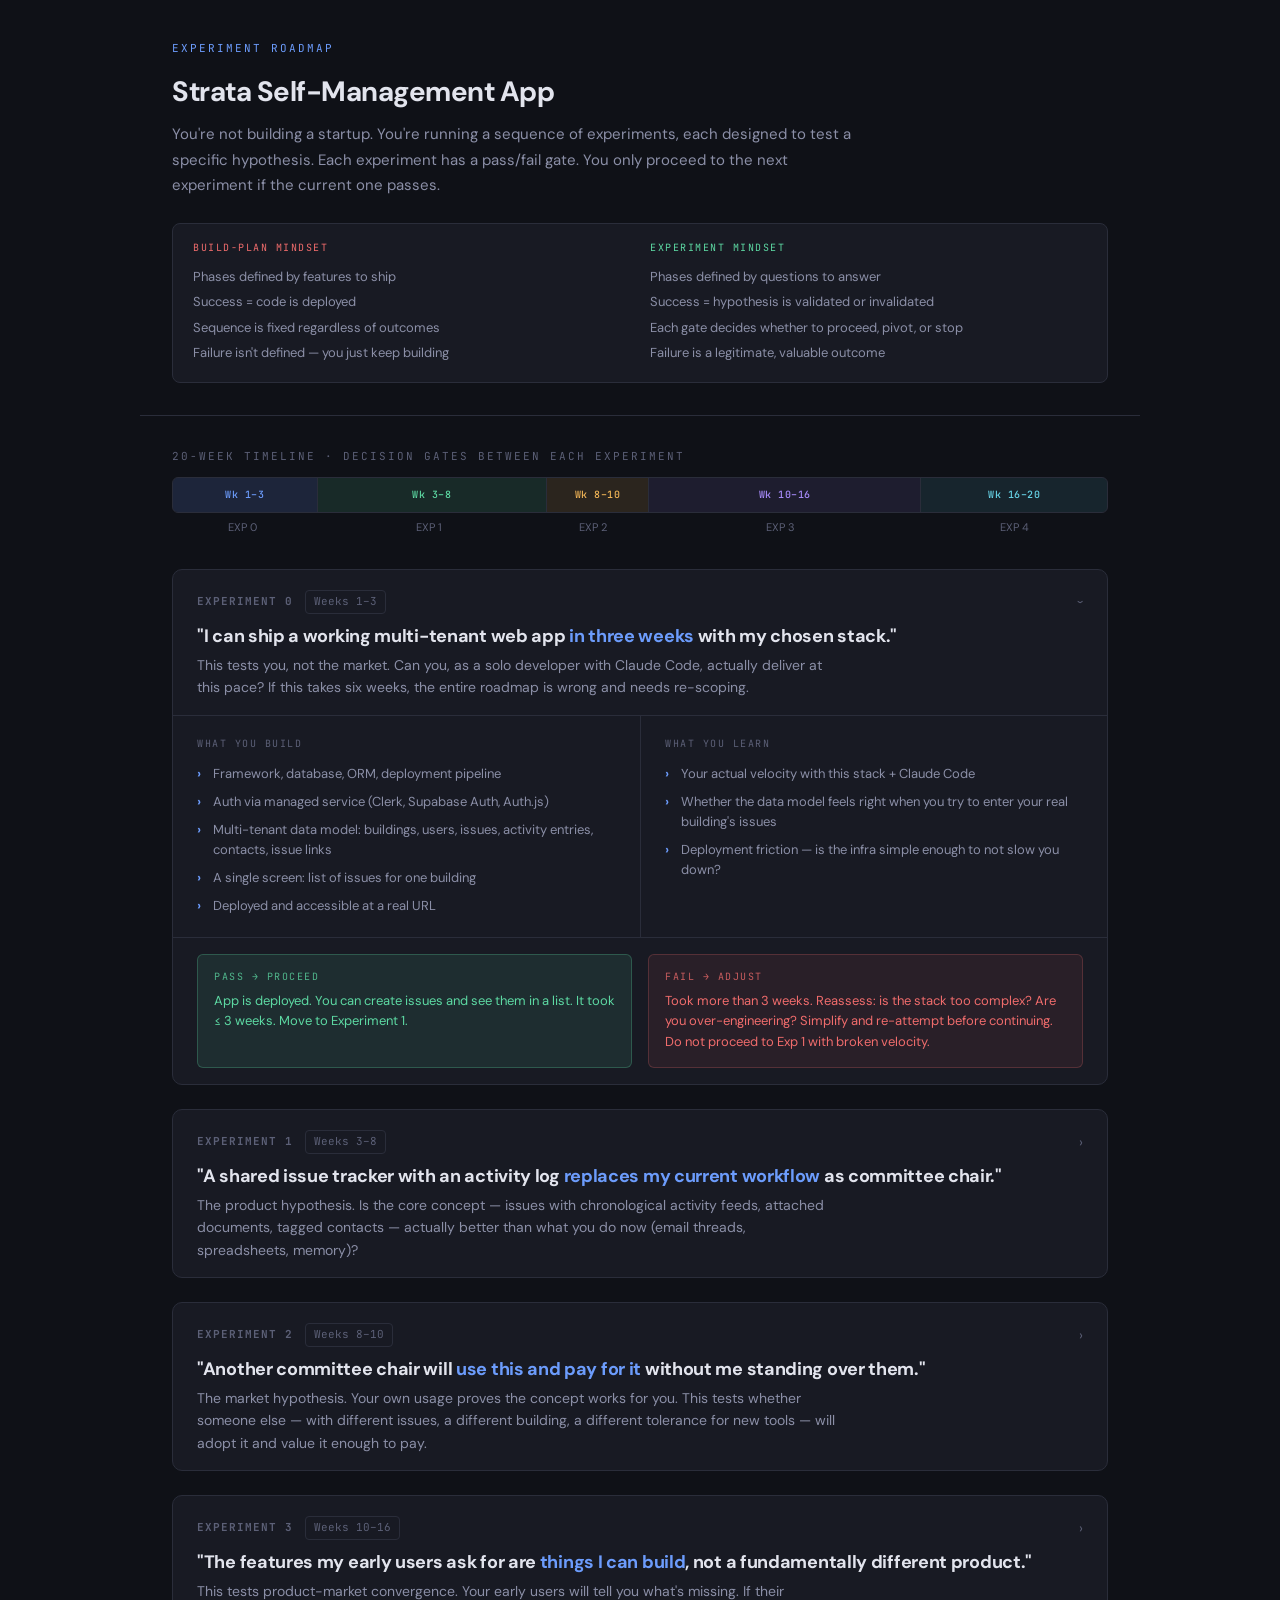
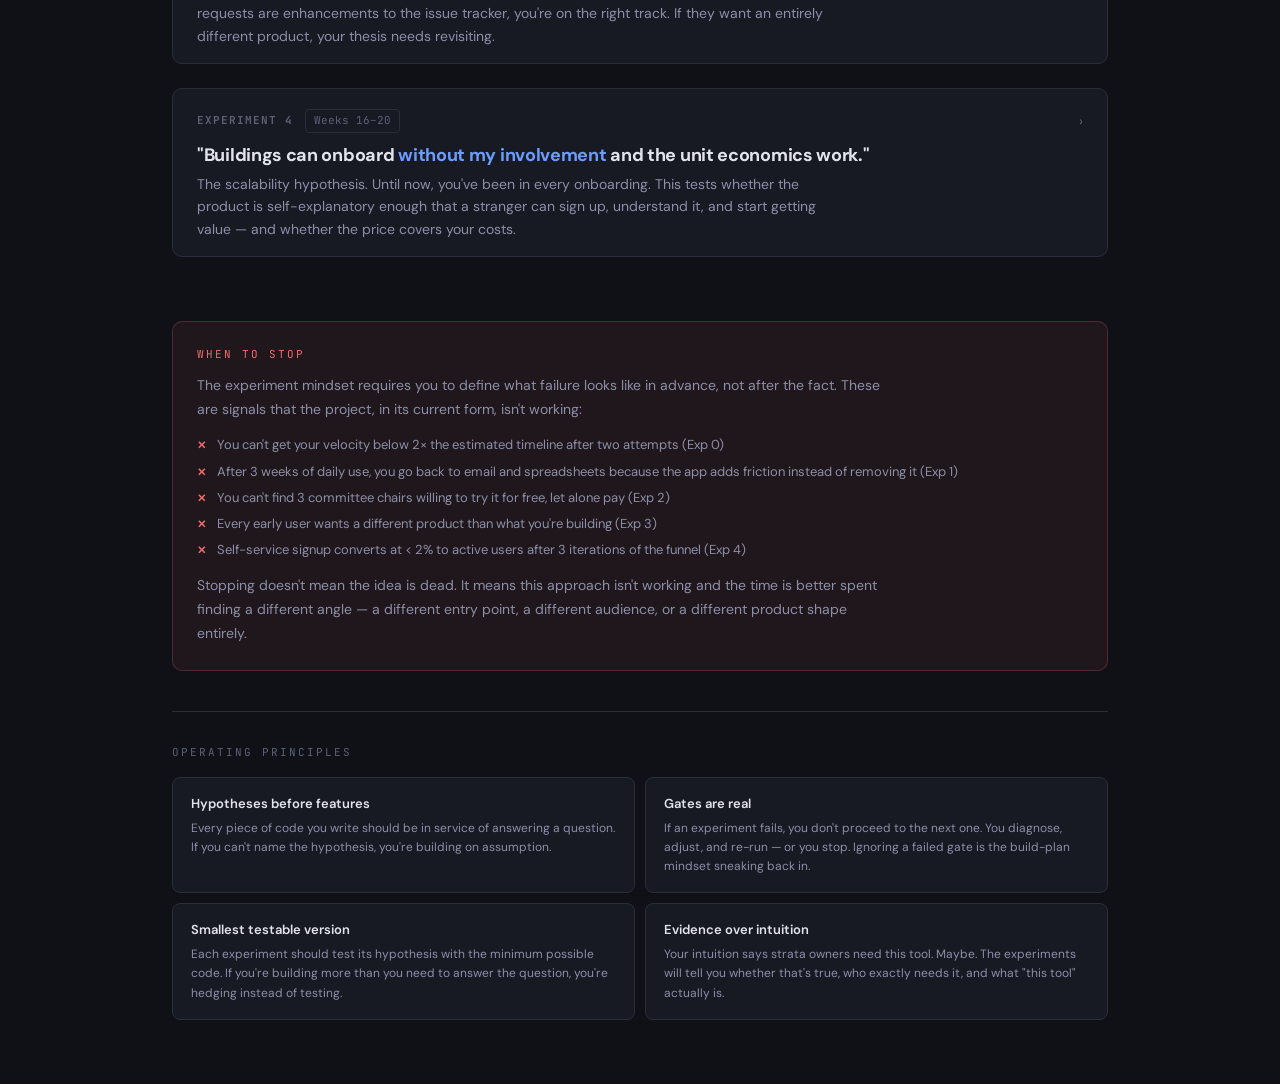
<file: blog/static/roadmap.html>
<!DOCTYPE html>
<html lang="en">
<head>
<meta charset="UTF-8">
<meta name="viewport" content="width=device-width, initial-scale=1.0">
<title>Strata App — Experiment Roadmap</title>
<link href="https://fonts.googleapis.com/css2?family=DM+Sans:ital,wght@0,400;0,500;0,700&family=JetBrains+Mono:wght@400;500;700&display=swap" rel="stylesheet">
<style>
  *, *::before, *::after { box-sizing: border-box; margin: 0; padding: 0; }

  :root {
    --bg: #0f1117;
    --surface: #181a23;
    --surface-2: #1f2230;
    --surface-3: #252838;
    --border: #2a2d3a;
    --border-light: #343849;
    --text: #e2e4ed;
    --text-dim: #8b8fa7;
    --text-muted: #5c6077;
    --accent: #6c9cfc;
    --accent-dim: #3a5a9e;
    --green: #5dd9a3;
    --green-dim: rgba(93,217,163,0.10);
    --green-border: rgba(93,217,163,0.25);
    --amber: #f0b456;
    --amber-dim: rgba(240,180,86,0.10);
    --amber-border: rgba(240,180,86,0.25);
    --red: #f06c6c;
    --red-dim: rgba(240,108,108,0.08);
    --red-border: rgba(240,108,108,0.22);
    --purple: #a78bfa;
    --purple-dim: rgba(167,139,250,0.10);
    --purple-border: rgba(167,139,250,0.25);
    --cyan: #67d4e8;
    --cyan-dim: rgba(103,212,232,0.10);
    --cyan-border: rgba(103,212,232,0.25);
    --mono: 'JetBrains Mono', monospace;
    --sans: 'DM Sans', -apple-system, sans-serif;
  }

  body {
    font-family: var(--sans);
    background: var(--bg);
    color: var(--text);
    line-height: 1.6;
    -webkit-font-smoothing: antialiased;
  }

  .header {
    border-bottom: 1px solid var(--border);
    padding: 40px 32px 32px;
    max-width: 1000px;
    margin: 0 auto;
  }
  .header-label {
    font-family: var(--mono);
    font-size: 11px;
    letter-spacing: 2px;
    text-transform: uppercase;
    color: var(--accent);
    margin-bottom: 12px;
  }
  .header h1 {
    font-size: 28px;
    font-weight: 700;
    letter-spacing: -0.5px;
    margin-bottom: 8px;
  }
  .header p {
    color: var(--text-dim);
    font-size: 15px;
    max-width: 700px;
    line-height: 1.7;
  }
  .header-contrast {
    margin-top: 24px;
    padding: 16px 20px;
    background: var(--surface);
    border: 1px solid var(--border);
    border-radius: 8px;
    display: grid;
    grid-template-columns: 1fr 1fr;
    gap: 20px;
    font-size: 13px;
  }
  @media (max-width: 600px) { .header-contrast { grid-template-columns: 1fr; } }
  .contrast-col-title {
    font-family: var(--mono);
    font-size: 10px;
    letter-spacing: 1.5px;
    text-transform: uppercase;
    margin-bottom: 8px;
  }
  .contrast-col-title.old { color: var(--red); }
  .contrast-col-title.new { color: var(--green); }
  .contrast-item {
    color: var(--text-dim);
    padding: 3px 0;
    line-height: 1.5;
  }

  .timeline-bar {
    max-width: 1000px;
    margin: 0 auto;
    padding: 32px 32px 0;
  }
  .tl-title {
    font-family: var(--mono);
    font-size: 11px;
    letter-spacing: 2px;
    text-transform: uppercase;
    color: var(--text-muted);
    margin-bottom: 12px;
  }
  .tl-track {
    display: flex;
    border-radius: 6px;
    overflow: hidden;
    height: 36px;
    border: 1px solid var(--border);
  }
  .tl-segment {
    display: flex;
    align-items: center;
    justify-content: center;
    font-family: var(--mono);
    font-size: 10px;
    font-weight: 500;
    letter-spacing: 0.5px;
    white-space: nowrap;
    padding: 0 8px;
  }
  .tl-s0 { background: rgba(108,156,252,0.15); color: var(--accent); flex: 3; }
  .tl-s1 { background: rgba(93,217,163,0.12); color: var(--green); flex: 5; border-left: 1px solid var(--border); }
  .tl-s2 { background: rgba(240,180,86,0.12); color: var(--amber); flex: 2; border-left: 1px solid var(--border); }
  .tl-s3 { background: rgba(167,139,250,0.10); color: var(--purple); flex: 6; border-left: 1px solid var(--border); }
  .tl-s4 { background: rgba(103,212,232,0.10); color: var(--cyan); flex: 4; border-left: 1px solid var(--border); }
  .tl-labels {
    display: flex;
    margin-top: 6px;
    font-size: 11px;
    color: var(--text-muted);
  }
  .tl-label { text-align: center; }
  .tl-l0 { flex: 3; }
  .tl-l1 { flex: 5; }
  .tl-l2 { flex: 2; }
  .tl-l3 { flex: 6; }
  .tl-l4 { flex: 4; }

  /* gates between segments */
  .tl-gate-row {
    display: flex;
    margin-top: 4px;
    font-family: var(--mono);
    font-size: 9px;
    letter-spacing: 0.5px;
    color: var(--text-muted);
  }
  .tl-gate-spacer { flex: 3; }
  .tl-gate-marker {
    width: 0;
    display: flex;
    justify-content: center;
    position: relative;
  }
  .tl-gate-marker span {
    position: absolute;
    top: 0;
    white-space: nowrap;
    padding: 1px 6px;
    background: var(--surface);
    border: 1px solid var(--border);
    border-radius: 3px;
  }

  .experiments {
    max-width: 1000px;
    margin: 0 auto;
    padding: 32px 32px 64px;
    display: flex;
    flex-direction: column;
    gap: 24px;
  }

  .experiment {
    background: var(--surface);
    border: 1px solid var(--border);
    border-radius: 10px;
    overflow: hidden;
  }

  .exp-header {
    padding: 20px 24px 16px;
    cursor: pointer;
    transition: background 0.15s;
  }
  .exp-header:hover { background: var(--surface-2); }

  .exp-top-row {
    display: flex;
    align-items: center;
    gap: 12px;
    margin-bottom: 10px;
    flex-wrap: wrap;
  }
  .exp-number {
    font-family: var(--mono);
    font-size: 11px;
    font-weight: 700;
    color: var(--text-muted);
    letter-spacing: 1px;
    text-transform: uppercase;
    flex-shrink: 0;
  }
  .exp-weeks {
    font-family: var(--mono);
    font-size: 11px;
    color: var(--text-muted);
    padding: 2px 8px;
    border: 1px solid var(--border);
    border-radius: 4px;
  }
  .exp-chevron {
    margin-left: auto;
    color: var(--text-muted);
    font-size: 14px;
    transition: transform 0.2s;
    flex-shrink: 0;
  }
  .experiment.open .exp-chevron { transform: rotate(90deg); }

  .exp-hypothesis {
    font-size: 18px;
    font-weight: 700;
    letter-spacing: -0.3px;
    margin-bottom: 6px;
    line-height: 1.35;
  }
  .exp-hypothesis em {
    font-style: normal;
    color: var(--accent);
  }

  .exp-desc {
    color: var(--text-dim);
    font-size: 14px;
    max-width: 640px;
    line-height: 1.6;
  }

  .exp-body {
    display: none;
    border-top: 1px solid var(--border);
  }
  .experiment.open .exp-body { display: block; }

  .exp-grid {
    display: grid;
    grid-template-columns: 1fr 1fr;
    gap: 0;
  }
  @media (max-width: 700px) { .exp-grid { grid-template-columns: 1fr; } }

  .exp-panel {
    padding: 20px 24px;
  }
  .exp-panel + .exp-panel {
    border-left: 1px solid var(--border);
  }
  @media (max-width: 700px) {
    .exp-panel + .exp-panel { border-left: none; border-top: 1px solid var(--border); }
  }

  .exp-panel-title {
    font-family: var(--mono);
    font-size: 10px;
    letter-spacing: 1.5px;
    text-transform: uppercase;
    color: var(--text-muted);
    margin-bottom: 12px;
  }

  .exp-list {
    list-style: none;
    display: flex;
    flex-direction: column;
    gap: 8px;
  }
  .exp-list li {
    font-size: 13px;
    color: var(--text-dim);
    padding-left: 16px;
    position: relative;
    line-height: 1.55;
  }
  .exp-list li::before {
    content: '›';
    position: absolute;
    left: 0;
    color: var(--accent);
    font-weight: 700;
  }

  .exp-gate {
    border-top: 1px solid var(--border);
    padding: 16px 24px;
    display: grid;
    grid-template-columns: 1fr 1fr;
    gap: 16px;
  }
  @media (max-width: 700px) { .exp-gate { grid-template-columns: 1fr; } }

  .gate-box {
    border-radius: 6px;
    padding: 14px 16px;
    font-size: 13px;
    line-height: 1.6;
  }
  .gate-pass {
    background: var(--green-dim);
    border: 1px solid var(--green-border);
    color: var(--green);
  }
  .gate-fail {
    background: var(--red-dim);
    border: 1px solid var(--red-border);
    color: var(--red);
  }
  .gate-label {
    font-family: var(--mono);
    font-size: 10px;
    letter-spacing: 1.5px;
    text-transform: uppercase;
    margin-bottom: 6px;
    opacity: 0.8;
  }

  .kill-criteria {
    max-width: 1000px;
    margin: 0 auto;
    padding: 0 32px;
  }
  .kill-banner {
    background: var(--red-dim);
    border: 1px solid var(--red-border);
    border-radius: 10px;
    padding: 24px;
    margin-bottom: 40px;
  }
  .kill-banner-title {
    font-family: var(--mono);
    font-size: 11px;
    letter-spacing: 2px;
    text-transform: uppercase;
    color: var(--red);
    margin-bottom: 10px;
  }
  .kill-banner p {
    font-size: 14px;
    color: var(--text-dim);
    line-height: 1.7;
    max-width: 700px;
  }
  .kill-list {
    list-style: none;
    margin-top: 14px;
    display: flex;
    flex-direction: column;
    gap: 6px;
  }
  .kill-list li {
    font-size: 13px;
    color: var(--text-dim);
    padding-left: 20px;
    position: relative;
    line-height: 1.55;
  }
  .kill-list li::before {
    content: '✕';
    position: absolute;
    left: 0;
    color: var(--red);
    font-weight: 700;
    font-size: 11px;
    top: 2px;
  }

  .principles {
    max-width: 1000px;
    margin: 0 auto;
    padding: 0 32px 64px;
  }
  .principles-title {
    font-family: var(--mono);
    font-size: 11px;
    letter-spacing: 2px;
    text-transform: uppercase;
    color: var(--text-muted);
    margin-bottom: 16px;
    padding-top: 32px;
    border-top: 1px solid var(--border);
  }
  .principle-grid {
    display: grid;
    grid-template-columns: 1fr 1fr;
    gap: 10px;
  }
  @media (max-width: 640px) { .principle-grid { grid-template-columns: 1fr; } }
  .principle {
    background: var(--surface);
    border: 1px solid var(--border);
    border-radius: 8px;
    padding: 16px 18px;
  }
  .principle-name {
    font-weight: 600;
    font-size: 13px;
    margin-bottom: 4px;
    color: var(--text);
  }
  .principle-desc {
    font-size: 12px;
    color: var(--text-dim);
    line-height: 1.6;
  }
</style>
</head>
<body>

<div class="header">
  <div class="header-label">Experiment Roadmap</div>
  <h1>Strata Self-Management App</h1>
  <p>You're not building a startup. You're running a sequence of experiments, each designed to test a specific hypothesis. Each experiment has a pass/fail gate. You only proceed to the next experiment if the current one passes.</p>

  <div class="header-contrast">
    <div>
      <div class="contrast-col-title old">Build-plan mindset</div>
      <div class="contrast-item">Phases defined by features to ship</div>
      <div class="contrast-item">Success = code is deployed</div>
      <div class="contrast-item">Sequence is fixed regardless of outcomes</div>
      <div class="contrast-item">Failure isn't defined — you just keep building</div>
    </div>
    <div>
      <div class="contrast-col-title new">Experiment mindset</div>
      <div class="contrast-item">Phases defined by questions to answer</div>
      <div class="contrast-item">Success = hypothesis is validated or invalidated</div>
      <div class="contrast-item">Each gate decides whether to proceed, pivot, or stop</div>
      <div class="contrast-item">Failure is a legitimate, valuable outcome</div>
    </div>
  </div>
</div>

<div class="timeline-bar">
  <div class="tl-title">20-Week Timeline · Decision Gates Between Each Experiment</div>
  <div class="tl-track">
    <div class="tl-segment tl-s0">Wk 1–3</div>
    <div class="tl-segment tl-s1">Wk 3–8</div>
    <div class="tl-segment tl-s2">Wk 8–10</div>
    <div class="tl-segment tl-s3">Wk 10–16</div>
    <div class="tl-segment tl-s4">Wk 16–20</div>
  </div>
  <div class="tl-labels">
    <div class="tl-label tl-l0">EXP 0</div>
    <div class="tl-label tl-l1">EXP 1</div>
    <div class="tl-label tl-l2">EXP 2</div>
    <div class="tl-label tl-l3">EXP 3</div>
    <div class="tl-label tl-l4">EXP 4</div>
  </div>
</div>

<div class="experiments">

  <!-- ═══ EXP 0 ═══ -->
  <div class="experiment open" onclick="this.classList.toggle('open')">
    <div class="exp-header">
      <div class="exp-top-row">
        <span class="exp-number">Experiment 0</span>
        <span class="exp-weeks">Weeks 1–3</span>
        <span class="exp-chevron">›</span>
      </div>
      <div class="exp-hypothesis">"I can ship a working multi-tenant web app <em>in three weeks</em> with my chosen stack."</div>
      <div class="exp-desc">This tests you, not the market. Can you, as a solo developer with Claude Code, actually deliver at this pace? If this takes six weeks, the entire roadmap is wrong and needs re-scoping.</div>
    </div>
    <div class="exp-body">
      <div class="exp-grid">
        <div class="exp-panel">
          <div class="exp-panel-title">What you build</div>
          <ul class="exp-list">
            <li>Framework, database, ORM, deployment pipeline</li>
            <li>Auth via managed service (Clerk, Supabase Auth, Auth.js)</li>
            <li>Multi-tenant data model: buildings, users, issues, activity entries, contacts, issue links</li>
            <li>A single screen: list of issues for one building</li>
            <li>Deployed and accessible at a real URL</li>
          </ul>
        </div>
        <div class="exp-panel">
          <div class="exp-panel-title">What you learn</div>
          <ul class="exp-list">
            <li>Your actual velocity with this stack + Claude Code</li>
            <li>Whether the data model feels right when you try to enter your real building's issues</li>
            <li>Deployment friction — is the infra simple enough to not slow you down?</li>
          </ul>
        </div>
      </div>
      <div class="exp-gate">
        <div class="gate-box gate-pass">
          <div class="gate-label">Pass → proceed</div>
          App is deployed. You can create issues and see them in a list. It took ≤ 3 weeks. Move to Experiment 1.
        </div>
        <div class="gate-box gate-fail">
          <div class="gate-label">Fail → adjust</div>
          Took more than 3 weeks. Reassess: is the stack too complex? Are you over-engineering? Simplify and re-attempt before continuing. Do not proceed to Exp 1 with broken velocity.
        </div>
      </div>
    </div>
  </div>

  <!-- ═══ EXP 1 ═══ -->
  <div class="experiment" onclick="this.classList.toggle('open')">
    <div class="exp-header">
      <div class="exp-top-row">
        <span class="exp-number">Experiment 1</span>
        <span class="exp-weeks">Weeks 3–8</span>
        <span class="exp-chevron">›</span>
      </div>
      <div class="exp-hypothesis">"A shared issue tracker with an activity log <em>replaces my current workflow</em> as committee chair."</div>
      <div class="exp-desc">The product hypothesis. Is the core concept — issues with chronological activity feeds, attached documents, tagged contacts — actually better than what you do now (email threads, spreadsheets, memory)?</div>
    </div>
    <div class="exp-body">
      <div class="exp-grid">
        <div class="exp-panel">
          <div class="exp-panel-title">What you build</div>
          <ul class="exp-list">
            <li>Issue detail view with full activity feed</li>
            <li>Activity entries: free text, status changes, file attachments, contact tags</li>
            <li>Issue statuses: open, waiting on us, waiting on external, resolved, closed</li>
            <li>Issue linking (many-to-many with optional labels)</li>
            <li>Inline financial metadata on quotes/invoices (amount, supplier, status)</li>
            <li>Contacts created on-the-fly when tagging activity entries</li>
            <li>File storage via S3-compatible service</li>
          </ul>
        </div>
        <div class="exp-panel">
          <div class="exp-panel-title">How you test it</div>
          <ul class="exp-list">
            <li>Enter every open issue in your building — fire order, maintenance items, everything</li>
            <li>Use it as your primary tracking tool for 2+ weeks. Stop using your spreadsheet/email.</li>
            <li>Log every phone call, email, and meeting as an activity entry</li>
            <li>Attach real documents — quotes, variations, EGM minutes</li>
            <li>At the end of 2 weeks, ask: can I brief the committee from this tool alone?</li>
          </ul>
        </div>
      </div>
      <div class="exp-gate">
        <div class="gate-box gate-pass">
          <div class="gate-label">Pass → proceed</div>
          You stopped using your old system. You can prepare for a committee meeting entirely from the app. You find yourself checking it instead of searching email. Move to Experiment 2.
        </div>
        <div class="gate-box gate-fail">
          <div class="gate-label">Fail → pivot or stop</div>
          You keep reverting to email/spreadsheets because the app is missing something critical or adds friction. Identify what's missing. If it's a fixable feature gap, fix it and re-test. If the core concept doesn't feel right — if logging activity is busywork that doesn't pay off — reconsider the product thesis before showing it to anyone else.
        </div>
      </div>
    </div>
  </div>

  <!-- ═══ EXP 2 ═══ -->
  <div class="experiment" onclick="this.classList.toggle('open')">
    <div class="exp-header">
      <div class="exp-top-row">
        <span class="exp-number">Experiment 2</span>
        <span class="exp-weeks">Weeks 8–10</span>
        <span class="exp-chevron">›</span>
      </div>
      <div class="exp-hypothesis">"Another committee chair will <em>use this and pay for it</em> without me standing over them."</div>
      <div class="exp-desc">The market hypothesis. Your own usage proves the concept works for you. This tests whether someone else — with different issues, a different building, a different tolerance for new tools — will adopt it and value it enough to pay.</div>
    </div>
    <div class="exp-body">
      <div class="exp-grid">
        <div class="exp-panel">
          <div class="exp-panel-title">What you build</div>
          <ul class="exp-list">
            <li>Multi-user access: chair invites committee members by email</li>
            <li>Role-based permissions: chair (full control), committee (comment, upload)</li>
            <li>Email notifications on issue updates and comments</li>
            <li>Stripe integration — one subscription tier, per building, per month</li>
          </ul>
        </div>
        <div class="exp-panel">
          <div class="exp-panel-title">How you test it</div>
          <ul class="exp-list">
            <li>Find 2–3 committee chairs from strata communities (Flat Chat, Facebook groups, personal network)</li>
            <li>Set them up manually — create building, import their issues, walk them through it on a call</li>
            <li>Charge them. Even $10/month. Price is not the test — willingness to pay is.</li>
            <li>Check in weekly. Watch for: do they log in unprompted? Do they add entries without being asked?</li>
            <li>Track the drop-off: how many sessions before they stop? What feature did they need that didn't exist?</li>
          </ul>
        </div>
      </div>
      <div class="exp-gate">
        <div class="gate-box gate-pass">
          <div class="gate-label">Pass → proceed</div>
          At least 1 of 3 test buildings is actively using the app after 2 weeks, has entered their own issues, and paid (or is willing to). They say something like "where has this been?" or "I showed it to my committee." Move to Experiment 3.
        </div>
        <div class="gate-box gate-fail">
          <div class="gate-label">Fail → diagnose</div>
          Nobody sticks after the onboarding call. Diagnose why: is the UX too rough? Is the concept wrong for them? Are they the wrong audience (maybe it's not chairs, it's strata managers)? Did they want something different (maintenance reporting, not issue tracking)? This is the most valuable failure — it tells you whether to iterate or pivot.
        </div>
      </div>
    </div>
  </div>

  <!-- ═══ EXP 3 ═══ -->
  <div class="experiment" onclick="this.classList.toggle('open')">
    <div class="exp-header">
      <div class="exp-top-row">
        <span class="exp-number">Experiment 3</span>
        <span class="exp-weeks">Weeks 10–16</span>
        <span class="exp-chevron">›</span>
      </div>
      <div class="exp-hypothesis">"The features my early users ask for are <em>things I can build</em>, not a fundamentally different product."</div>
      <div class="exp-desc">This tests product-market convergence. Your early users will tell you what's missing. If their requests are enhancements to the issue tracker, you're on the right track. If they want an entirely different product, your thesis needs revisiting.</div>
    </div>
    <div class="exp-body">
      <div class="exp-grid">
        <div class="exp-panel">
          <div class="exp-panel-title">What you do</div>
          <ul class="exp-list">
            <li>Weekly conversations with paying users — what frustrated you? What did you wish existed?</li>
            <li>Build the most-requested features. Ship weekly.</li>
            <li>Start the blog — you now have screenshots, a story, and credibility</li>
            <li>First post: "Here's the tool I built to track our building's fire order"</li>
            <li>Cross-post to strata communities. Measure: does anyone sign up from the blog?</li>
          </ul>
        </div>
        <div class="exp-panel">
          <div class="exp-panel-title">What you learn</div>
          <ul class="exp-list">
            <li>Whether feature requests converge (everyone wants the same thing) or diverge (everyone wants something different)</li>
            <li>Whether committee members (not just the chair) use it — does it spread within a building?</li>
            <li>Whether blog traffic converts to signups — is content a viable acquisition channel?</li>
            <li>What the real churn pattern is — do buildings stay after month 1?</li>
          </ul>
        </div>
      </div>
      <div class="exp-gate">
        <div class="gate-box gate-pass">
          <div class="gate-label">Pass → proceed</div>
          Feature requests are additive (more of the same), not divergent (something completely different). At least 2 buildings are still active. At least 1 new lead came from organic discovery (blog, community, word of mouth). Move to Experiment 4.
        </div>
        <div class="gate-box gate-fail">
          <div class="gate-label">Fail → pivot</div>
          Users want a fundamentally different product. Or they stopped using it after month 1. Or nobody new discovered it. Each of these is a different kind of failure requiring a different response — but none of them mean "keep building the same thing."
        </div>
      </div>
    </div>
  </div>

  <!-- ═══ EXP 4 ═══ -->
  <div class="experiment" onclick="this.classList.toggle('open')">
    <div class="exp-header">
      <div class="exp-top-row">
        <span class="exp-number">Experiment 4</span>
        <span class="exp-weeks">Weeks 16–20</span>
        <span class="exp-chevron">›</span>
      </div>
      <div class="exp-hypothesis">"Buildings can onboard <em>without my involvement</em> and the unit economics work."</div>
      <div class="exp-desc">The scalability hypothesis. Until now, you've been in every onboarding. This tests whether the product is self-explanatory enough that a stranger can sign up, understand it, and start getting value — and whether the price covers your costs.</div>
    </div>
    <div class="exp-body">
      <div class="exp-grid">
        <div class="exp-panel">
          <div class="exp-panel-title">What you build</div>
          <ul class="exp-list">
            <li>Self-service signup: landing page → create account → create building → start tracking</li>
            <li>Guided first-run experience: create your first issue, invite a committee member</li>
            <li>Stripe Checkout in the signup flow</li>
            <li>Automated database backups, error tracking, uptime monitoring</li>
            <li>Minimal docs: help pages covering the basics, terms of service, privacy policy</li>
          </ul>
        </div>
        <div class="exp-panel">
          <div class="exp-panel-title">How you test it</div>
          <ul class="exp-list">
            <li>Post the landing page to strata communities. Don't offer to help — just link it.</li>
            <li>Track the funnel: landing page → signup → created first issue → still active at day 7</li>
            <li>Measure: what % of signups become active? Where do they drop off?</li>
            <li>Calculate unit economics: revenue per building vs. infrastructure cost per building</li>
          </ul>
        </div>
      </div>
      <div class="exp-gate">
        <div class="gate-box gate-pass">
          <div class="gate-label">Pass → you have a business</div>
          Strangers sign up without your help. Some percentage become active and pay. Infrastructure cost per building is a small fraction of the subscription price. You now have a product, a revenue stream, and a distribution channel. Everything after this is growth.
        </div>
        <div class="gate-box gate-fail">
          <div class="gate-label">Fail → diagnose the funnel</div>
          Signups don't convert to active users. Either the landing page doesn't explain the value (marketing problem), the onboarding is confusing (UX problem), or the product doesn't deliver enough value for self-service users (product problem). Each is fixable but distinct.
        </div>
      </div>
    </div>
  </div>

</div>

<!-- ── Kill criteria ── -->
<div class="kill-criteria">
  <div class="kill-banner">
    <div class="kill-banner-title">When to Stop</div>
    <p>The experiment mindset requires you to define what failure looks like in advance, not after the fact. These are signals that the project, in its current form, isn't working:</p>
    <ul class="kill-list">
      <li>You can't get your velocity below 2× the estimated timeline after two attempts (Exp 0)</li>
      <li>After 3 weeks of daily use, you go back to email and spreadsheets because the app adds friction instead of removing it (Exp 1)</li>
      <li>You can't find 3 committee chairs willing to try it for free, let alone pay (Exp 2)</li>
      <li>Every early user wants a different product than what you're building (Exp 3)</li>
      <li>Self-service signup converts at &lt; 2% to active users after 3 iterations of the funnel (Exp 4)</li>
    </ul>
    <p style="margin-top: 14px;">Stopping doesn't mean the idea is dead. It means this approach isn't working and the time is better spent finding a different angle — a different entry point, a different audience, or a different product shape entirely.</p>
  </div>
</div>

<!-- ── Principles ── -->
<div class="principles">
  <div class="principles-title">Operating Principles</div>
  <div class="principle-grid">
    <div class="principle">
      <div class="principle-name">Hypotheses before features</div>
      <div class="principle-desc">Every piece of code you write should be in service of answering a question. If you can't name the hypothesis, you're building on assumption.</div>
    </div>
    <div class="principle">
      <div class="principle-name">Gates are real</div>
      <div class="principle-desc">If an experiment fails, you don't proceed to the next one. You diagnose, adjust, and re-run — or you stop. Ignoring a failed gate is the build-plan mindset sneaking back in.</div>
    </div>
    <div class="principle">
      <div class="principle-name">Smallest testable version</div>
      <div class="principle-desc">Each experiment should test its hypothesis with the minimum possible code. If you're building more than you need to answer the question, you're hedging instead of testing.</div>
    </div>
    <div class="principle">
      <div class="principle-name">Evidence over intuition</div>
      <div class="principle-desc">Your intuition says strata owners need this tool. Maybe. The experiments will tell you whether that's true, who exactly needs it, and what "this tool" actually is.</div>
    </div>
  </div>
</div>

</body>
</html>
</file>
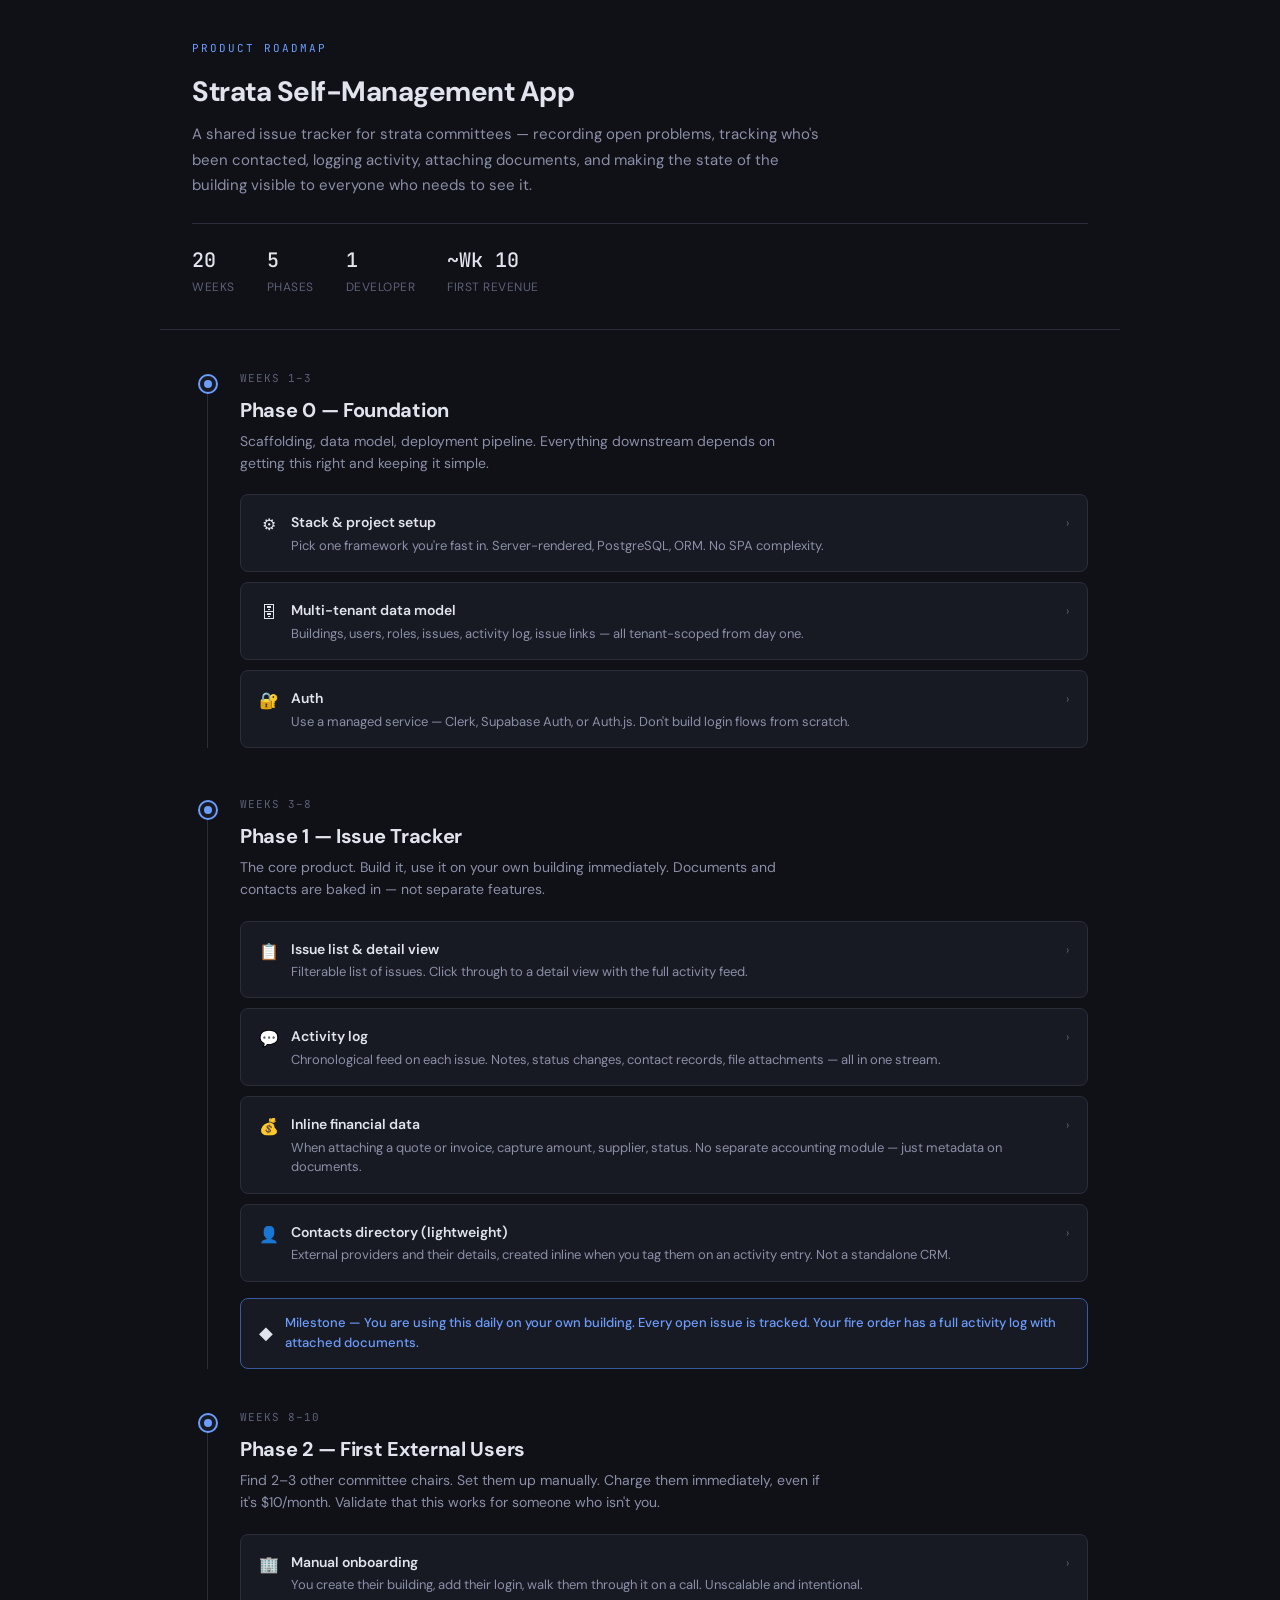
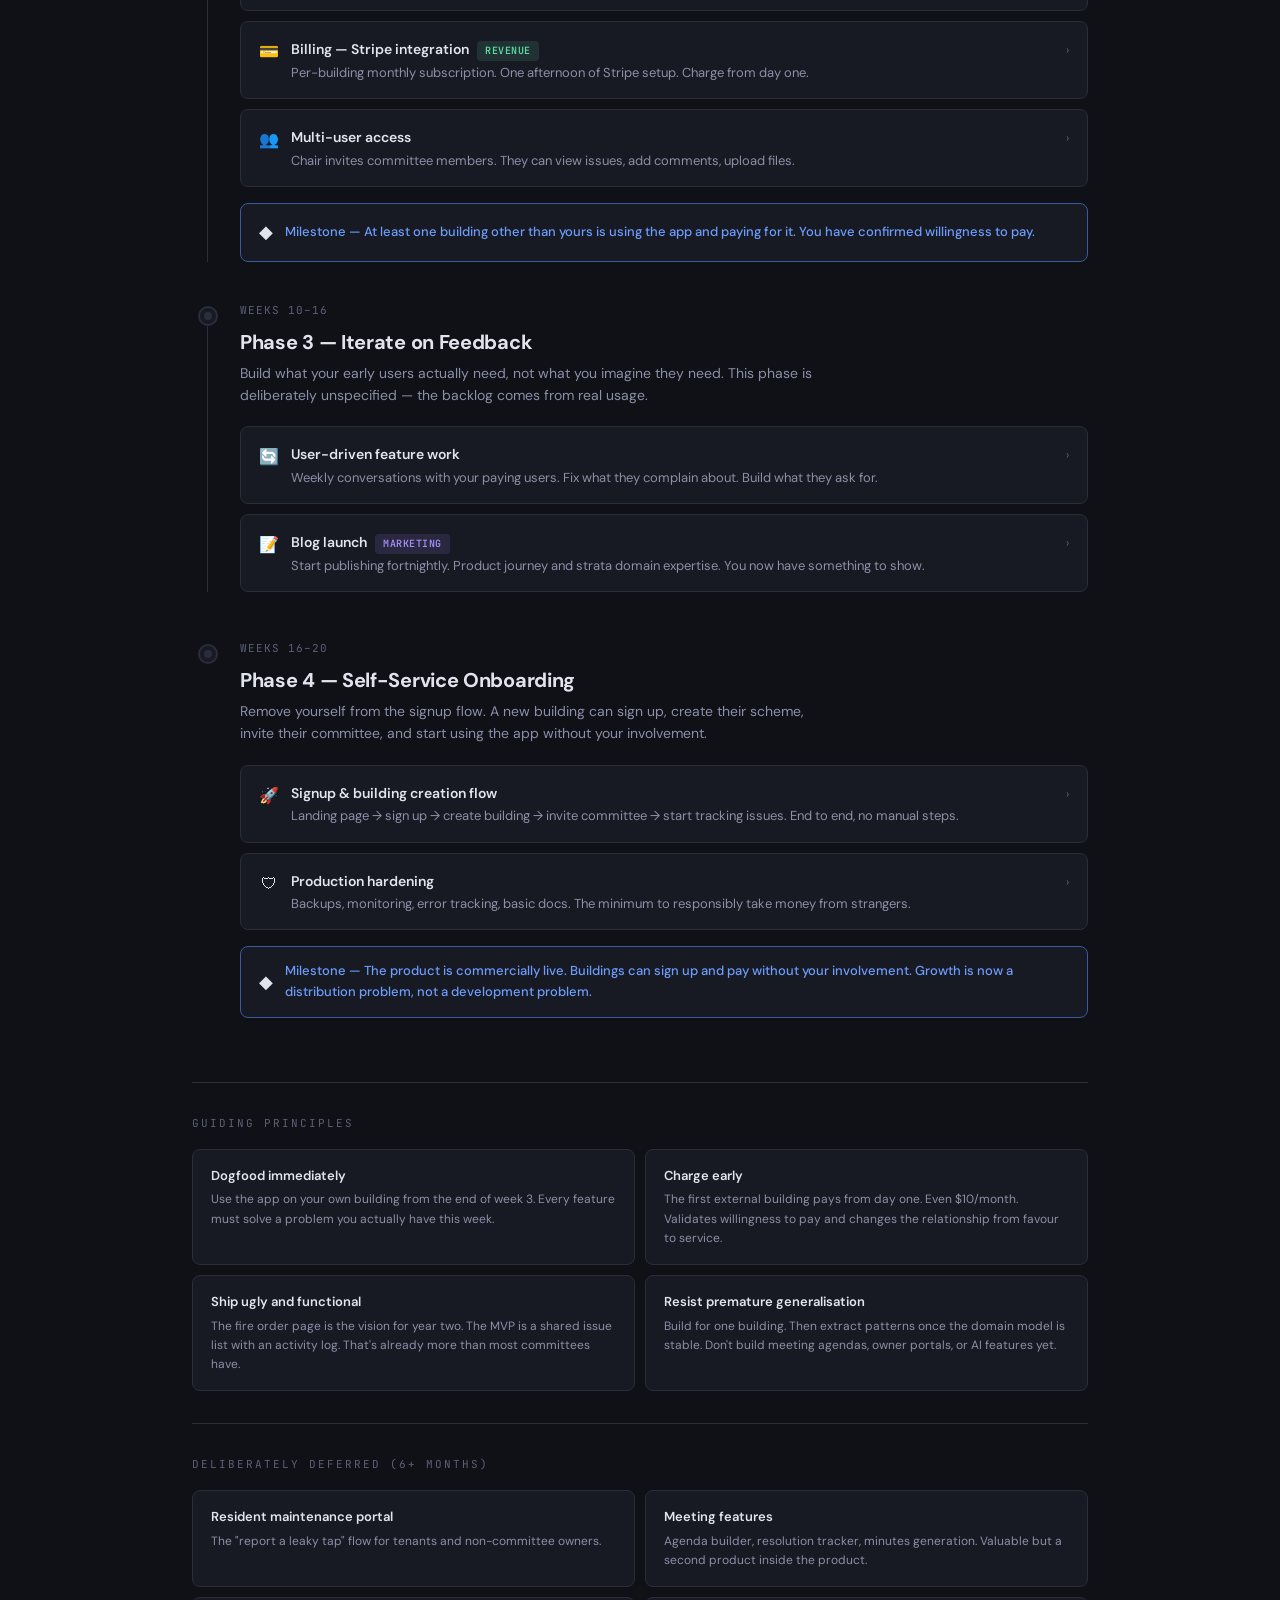
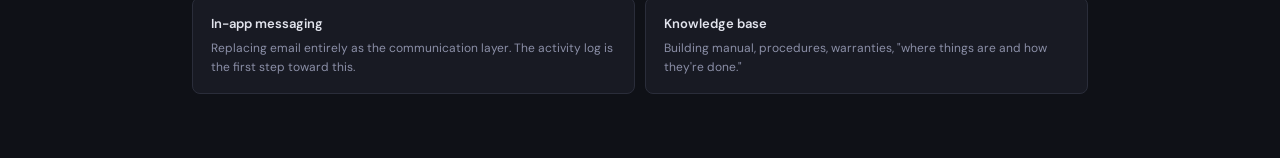
<file: blog/static/waterfall_roadmap.html>
<!DOCTYPE html>
<html lang="en">
<head>
<meta charset="UTF-8">
<meta name="viewport" content="width=device-width, initial-scale=1.0">
<title>Strata App — 5-Month Roadmap</title>
<link href="https://fonts.googleapis.com/css2?family=DM+Sans:ital,wght@0,400;0,500;0,700&family=JetBrains+Mono:wght@400;500&display=swap" rel="stylesheet">
<style>
  *, *::before, *::after { box-sizing: border-box; margin: 0; padding: 0; }

  :root {
    --bg: #0f1117;
    --surface: #181a23;
    --surface-2: #1f2230;
    --border: #2a2d3a;
    --border-light: #343849;
    --text: #e2e4ed;
    --text-dim: #8b8fa7;
    --text-muted: #5c6077;
    --accent: #6c9cfc;
    --accent-dim: #3a5a9e;
    --green: #5dd9a3;
    --green-dim: rgba(93,217,163,0.12);
    --amber: #f0b456;
    --amber-dim: rgba(240,180,86,0.12);
    --red: #f06c6c;
    --red-dim: rgba(240,108,108,0.10);
    --purple: #a78bfa;
    --purple-dim: rgba(167,139,250,0.12);
    --mono: 'JetBrains Mono', monospace;
    --sans: 'DM Sans', -apple-system, sans-serif;
  }

  body {
    font-family: var(--sans);
    background: var(--bg);
    color: var(--text);
    line-height: 1.6;
    -webkit-font-smoothing: antialiased;
  }

  /* ── Header ── */
  .header {
    border-bottom: 1px solid var(--border);
    padding: 40px 32px 32px;
    max-width: 960px;
    margin: 0 auto;
  }
  .header-label {
    font-family: var(--mono);
    font-size: 11px;
    letter-spacing: 2px;
    text-transform: uppercase;
    color: var(--accent);
    margin-bottom: 12px;
  }
  .header h1 {
    font-size: 28px;
    font-weight: 700;
    letter-spacing: -0.5px;
    margin-bottom: 8px;
  }
  .header p {
    color: var(--text-dim);
    font-size: 15px;
    max-width: 640px;
    line-height: 1.7;
  }
  .header-stats {
    display: flex;
    gap: 32px;
    margin-top: 24px;
    padding-top: 20px;
    border-top: 1px solid var(--border);
  }
  .header-stat {
    display: flex;
    flex-direction: column;
    gap: 2px;
  }
  .header-stat .val {
    font-family: var(--mono);
    font-size: 20px;
    font-weight: 500;
    color: var(--text);
  }
  .header-stat .lbl {
    font-size: 12px;
    color: var(--text-muted);
    text-transform: uppercase;
    letter-spacing: 0.5px;
  }

  /* ── Timeline ── */
  .timeline {
    max-width: 960px;
    margin: 0 auto;
    padding: 0 32px 64px;
  }

  .phase {
    position: relative;
    padding: 40px 0 0 48px;
  }
  .phase::before {
    content: '';
    position: absolute;
    left: 15px;
    top: 56px;
    bottom: 0;
    width: 1px;
    background: var(--border);
  }
  .phase:last-child::before { display: none; }

  .phase-dot {
    position: absolute;
    left: 6px;
    top: 44px;
    width: 20px;
    height: 20px;
    border-radius: 50%;
    border: 2px solid var(--border-light);
    background: var(--surface);
    display: flex;
    align-items: center;
    justify-content: center;
  }
  .phase-dot::after {
    content: '';
    width: 8px;
    height: 8px;
    border-radius: 50%;
  }
  .phase.active .phase-dot { border-color: var(--accent); }
  .phase.active .phase-dot::after { background: var(--accent); }
  .phase.future .phase-dot { border-color: var(--border); }
  .phase.future .phase-dot::after { background: var(--border); }

  .phase-week {
    font-family: var(--mono);
    font-size: 11px;
    color: var(--text-muted);
    letter-spacing: 1px;
    text-transform: uppercase;
    margin-bottom: 6px;
  }
  .phase-title {
    font-size: 20px;
    font-weight: 700;
    margin-bottom: 4px;
    letter-spacing: -0.3px;
  }
  .phase-subtitle {
    font-size: 14px;
    color: var(--text-dim);
    margin-bottom: 20px;
    max-width: 580px;
  }

  /* ── Cards ── */
  .deliverables {
    display: flex;
    flex-direction: column;
    gap: 10px;
    margin-bottom: 8px;
  }
  .deliverable {
    background: var(--surface);
    border: 1px solid var(--border);
    border-radius: 8px;
    padding: 16px 18px;
    cursor: pointer;
    transition: border-color 0.15s, background 0.15s;
  }
  .deliverable:hover {
    border-color: var(--border-light);
    background: var(--surface-2);
  }
  .deliverable.open {
    border-color: var(--accent-dim);
    background: var(--surface-2);
  }
  .del-row {
    display: flex;
    align-items: flex-start;
    gap: 12px;
  }
  .del-icon {
    font-size: 16px;
    flex-shrink: 0;
    margin-top: 1px;
    width: 20px;
    text-align: center;
  }
  .del-body { flex: 1; min-width: 0; }
  .del-name {
    font-weight: 600;
    font-size: 14px;
    color: var(--text);
  }
  .del-desc {
    font-size: 13px;
    color: var(--text-dim);
    margin-top: 2px;
    line-height: 1.5;
  }
  .del-chevron {
    color: var(--text-muted);
    font-size: 12px;
    flex-shrink: 0;
    margin-top: 3px;
    transition: transform 0.2s;
  }
  .deliverable.open .del-chevron { transform: rotate(90deg); }

  .del-detail {
    display: none;
    margin-top: 14px;
    padding-top: 14px;
    border-top: 1px solid var(--border);
    font-size: 13px;
    color: var(--text-dim);
    line-height: 1.7;
  }
  .deliverable.open .del-detail { display: block; }

  .del-detail ul {
    list-style: none;
    margin: 8px 0;
  }
  .del-detail li {
    padding: 4px 0;
    padding-left: 16px;
    position: relative;
  }
  .del-detail li::before {
    content: '›';
    position: absolute;
    left: 0;
    color: var(--accent);
    font-weight: 700;
  }

  .tag {
    display: inline-block;
    font-family: var(--mono);
    font-size: 10px;
    padding: 2px 8px;
    border-radius: 4px;
    letter-spacing: 0.5px;
    text-transform: uppercase;
    margin-left: 8px;
    vertical-align: middle;
  }
  .tag-green  { background: var(--green-dim); color: var(--green); }
  .tag-amber  { background: var(--amber-dim); color: var(--amber); }
  .tag-purple { background: var(--purple-dim); color: var(--purple); }
  .tag-red    { background: var(--red-dim); color: var(--red); }

  /* ── Milestone ── */
  .milestone {
    background: var(--surface);
    border: 1px solid var(--accent-dim);
    border-radius: 8px;
    padding: 14px 18px;
    margin-top: 16px;
    display: flex;
    align-items: center;
    gap: 12px;
  }
  .milestone-icon {
    font-size: 18px;
    flex-shrink: 0;
  }
  .milestone-text {
    font-size: 13px;
    color: var(--accent);
    font-weight: 500;
  }

  /* ── Principles ── */
  .principles {
    max-width: 960px;
    margin: 0 auto;
    padding: 0 32px 64px;
  }
  .principles-title {
    font-family: var(--mono);
    font-size: 11px;
    letter-spacing: 2px;
    text-transform: uppercase;
    color: var(--text-muted);
    margin-bottom: 16px;
    padding-top: 32px;
    border-top: 1px solid var(--border);
  }
  .principle-grid {
    display: grid;
    grid-template-columns: 1fr 1fr;
    gap: 10px;
  }
  @media (max-width: 640px) {
    .principle-grid { grid-template-columns: 1fr; }
    .header-stats { flex-wrap: wrap; gap: 20px; }
  }
  .principle {
    background: var(--surface);
    border: 1px solid var(--border);
    border-radius: 8px;
    padding: 16px 18px;
  }
  .principle-name {
    font-weight: 600;
    font-size: 13px;
    margin-bottom: 4px;
    color: var(--text);
  }
  .principle-desc {
    font-size: 12px;
    color: var(--text-dim);
    line-height: 1.6;
  }
</style>
</head>
<body>

<div class="header">
  <div class="header-label">Product Roadmap</div>
  <h1>Strata Self-Management App</h1>
  <p>A shared issue tracker for strata committees — recording open problems, tracking who's been contacted, logging activity, attaching documents, and making the state of the building visible to everyone who needs to see it.</p>
  <div class="header-stats">
    <div class="header-stat"><span class="val">20</span><span class="lbl">Weeks</span></div>
    <div class="header-stat"><span class="val">5</span><span class="lbl">Phases</span></div>
    <div class="header-stat"><span class="val">1</span><span class="lbl">Developer</span></div>
    <div class="header-stat"><span class="val">~Wk 10</span><span class="lbl">First Revenue</span></div>
  </div>
</div>

<div class="timeline">

  <!-- ═══ PHASE 0 ═══ -->
  <div class="phase active">
    <div class="phase-dot"></div>
    <div class="phase-week">Weeks 1–3</div>
    <div class="phase-title">Phase 0 — Foundation</div>
    <div class="phase-subtitle">Scaffolding, data model, deployment pipeline. Everything downstream depends on getting this right and keeping it simple.</div>
    <div class="deliverables">

      <div class="deliverable" onclick="this.classList.toggle('open')">
        <div class="del-row">
          <div class="del-icon">⚙</div>
          <div class="del-body">
            <div class="del-name">Stack & project setup</div>
            <div class="del-desc">Pick one framework you're fast in. Server-rendered, PostgreSQL, ORM. No SPA complexity.</div>
          </div>
          <div class="del-chevron">›</div>
        </div>
        <div class="del-detail">
          <ul>
            <li>Rails, Django, or SvelteKit — whichever you ship fastest in</li>
            <li>PostgreSQL with a conventional ORM</li>
            <li>Deploy to a single managed platform (Fly.io, Railway, Render)</li>
            <li>CI pipeline: push to main → deploy. Nothing fancier.</li>
          </ul>
        </div>
      </div>

      <div class="deliverable" onclick="this.classList.toggle('open')">
        <div class="del-row">
          <div class="del-icon">🗄</div>
          <div class="del-body">
            <div class="del-name">Multi-tenant data model</div>
            <div class="del-desc">Buildings, users, roles, issues, activity log, issue links — all tenant-scoped from day one.</div>
          </div>
          <div class="del-chevron">›</div>
        </div>
        <div class="del-detail">
          <ul>
            <li><code>buildings</code> — the tenant. Everything scoped to this.</li>
            <li><code>users</code> — email, name, role per building (chair, committee, owner)</li>
            <li><code>issues</code> — title, description, status, priority, category, building_id</li>
            <li><code>activity_entries</code> — text, timestamp, author, issue_id, optional file attachment, optional contact reference</li>
            <li><code>issue_links</code> — join table: issue_a, issue_b, relationship label</li>
            <li><code>contacts</code> — external providers/people, linked to buildings</li>
          </ul>
        </div>
      </div>

      <div class="deliverable" onclick="this.classList.toggle('open')">
        <div class="del-row">
          <div class="del-icon">🔐</div>
          <div class="del-body">
            <div class="del-name">Auth</div>
            <div class="del-desc">Use a managed service — Clerk, Supabase Auth, or Auth.js. Don't build login flows from scratch.</div>
          </div>
          <div class="del-chevron">›</div>
        </div>
        <div class="del-detail">
          <ul>
            <li>Magic links or email/password — whatever the auth service defaults to</li>
            <li>Invitation flow: chair invites committee members by email</li>
            <li>Row-level tenant scoping: every query filtered by building_id</li>
          </ul>
        </div>
      </div>

    </div>
  </div>

  <!-- ═══ PHASE 1 ═══ -->
  <div class="phase active">
    <div class="phase-dot"></div>
    <div class="phase-week">Weeks 3–8</div>
    <div class="phase-title">Phase 1 — Issue Tracker</div>
    <div class="phase-subtitle">The core product. Build it, use it on your own building immediately. Documents and contacts are baked in — not separate features.</div>
    <div class="deliverables">

      <div class="deliverable" onclick="this.classList.toggle('open')">
        <div class="del-row">
          <div class="del-icon">📋</div>
          <div class="del-body">
            <div class="del-name">Issue list & detail view</div>
            <div class="del-desc">Filterable list of issues. Click through to a detail view with the full activity feed.</div>
          </div>
          <div class="del-chevron">›</div>
        </div>
        <div class="del-detail">
          <ul>
            <li>Status: open, waiting on us, waiting on external, resolved, closed</li>
            <li>Priority: urgent, high, normal, low</li>
            <li>Category: maintenance, compliance, financial, governance, other</li>
            <li>Filter and sort by any combination of the above</li>
            <li>Issue linking: relate issues to each other with optional label (blocks, related to, part of)</li>
          </ul>
        </div>
      </div>

      <div class="deliverable" onclick="this.classList.toggle('open')">
        <div class="del-row">
          <div class="del-icon">💬</div>
          <div class="del-body">
            <div class="del-name">Activity log</div>
            <div class="del-desc">Chronological feed on each issue. Notes, status changes, contact records, file attachments — all in one stream.</div>
          </div>
          <div class="del-chevron">›</div>
        </div>
        <div class="del-detail">
          <ul>
            <li>Free-text note entry with timestamp and author</li>
            <li>Status changes logged automatically</li>
            <li>Optional contact tag on each entry ("called Dave at AED, no answer")</li>
            <li>Optional file attachment — quotes, invoices, reports, photos</li>
            <li>File storage: S3-compatible object storage (Cloudflare R2 or similar)</li>
          </ul>
        </div>
      </div>

      <div class="deliverable" onclick="this.classList.toggle('open')">
        <div class="del-row">
          <div class="del-icon">💰</div>
          <div class="del-body">
            <div class="del-name">Inline financial data</div>
            <div class="del-desc">When attaching a quote or invoice, capture amount, supplier, status. No separate accounting module — just metadata on documents.</div>
          </div>
          <div class="del-chevron">›</div>
        </div>
        <div class="del-detail">
          <ul>
            <li>Document types: quote, invoice, report, certificate, correspondence, photo</li>
            <li>Financial fields on quote/invoice types: amount, supplier, date, status (received / approved / paid)</li>
            <li>Auto-generated summary per issue: total quoted, approved, paid, outstanding</li>
            <li>No double-entry accounting — this is a transparency layer, not a ledger</li>
          </ul>
        </div>
      </div>

      <div class="deliverable" onclick="this.classList.toggle('open')">
        <div class="del-row">
          <div class="del-icon">👤</div>
          <div class="del-body">
            <div class="del-name">Contacts directory (lightweight)</div>
            <div class="del-desc">External providers and their details, created inline when you tag them on an activity entry. Not a standalone CRM.</div>
          </div>
          <div class="del-chevron">›</div>
        </div>
        <div class="del-detail">
          <ul>
            <li>Name, company, role, phone, email</li>
            <li>Created on-the-fly when tagging an activity entry</li>
            <li>Contact detail page shows every issue and activity entry they're referenced in</li>
            <li>Over time, builds a full history of interactions with each provider</li>
          </ul>
        </div>
      </div>

    </div>

    <div class="milestone">
      <div class="milestone-icon">◆</div>
      <div class="milestone-text">Milestone — You are using this daily on your own building. Every open issue is tracked. Your fire order has a full activity log with attached documents.</div>
    </div>
  </div>

  <!-- ═══ PHASE 2 ═══ -->
  <div class="phase active">
    <div class="phase-dot"></div>
    <div class="phase-week">Weeks 8–10</div>
    <div class="phase-title">Phase 2 — First External Users</div>
    <div class="phase-subtitle">Find 2–3 other committee chairs. Set them up manually. Charge them immediately, even if it's $10/month. Validate that this works for someone who isn't you.</div>
    <div class="deliverables">

      <div class="deliverable" onclick="this.classList.toggle('open')">
        <div class="del-row">
          <div class="del-icon">🏢</div>
          <div class="del-body">
            <div class="del-name">Manual onboarding</div>
            <div class="del-desc">You create their building, add their login, walk them through it on a call. Unscalable and intentional.</div>
          </div>
          <div class="del-chevron">›</div>
        </div>
        <div class="del-detail">
          <ul>
            <li>Source users from strata owner communities — Flat Chat, OC forums, Facebook groups</li>
            <li>Offer to set up their building and import their current open issues for them</li>
            <li>Watch them use it. Note every point of confusion. Fix the worst ones immediately.</li>
          </ul>
        </div>
      </div>

      <div class="deliverable" onclick="this.classList.toggle('open')">
        <div class="del-row">
          <div class="del-icon">💳</div>
          <div class="del-body">
            <div class="del-name">Billing — Stripe integration<span class="tag tag-green">Revenue</span></div>
            <div class="del-desc">Per-building monthly subscription. One afternoon of Stripe setup. Charge from day one.</div>
          </div>
          <div class="del-chevron">›</div>
        </div>
        <div class="del-detail">
          <ul>
            <li>Simple tier: ~$30–50/month per building (adjust based on lot count later)</li>
            <li>Free trial if needed to reduce friction, but always collect payment method</li>
            <li>Stripe Checkout or Stripe Billing — don't build a custom billing UI</li>
          </ul>
        </div>
      </div>

      <div class="deliverable" onclick="this.classList.toggle('open')">
        <div class="del-row">
          <div class="del-icon">👥</div>
          <div class="del-body">
            <div class="del-name">Multi-user access</div>
            <div class="del-desc">Chair invites committee members. They can view issues, add comments, upload files.</div>
          </div>
          <div class="del-chevron">›</div>
        </div>
        <div class="del-detail">
          <ul>
            <li>Invitation by email — generates a magic link</li>
            <li>Role-based access: chair (full control), committee (comment, upload, change status)</li>
            <li>Email notifications when an issue is updated or a comment is added</li>
          </ul>
        </div>
      </div>

    </div>

    <div class="milestone">
      <div class="milestone-icon">◆</div>
      <div class="milestone-text">Milestone — At least one building other than yours is using the app and paying for it. You have confirmed willingness to pay.</div>
    </div>
  </div>

  <!-- ═══ PHASE 3 ═══ -->
  <div class="phase future">
    <div class="phase-dot"></div>
    <div class="phase-week">Weeks 10–16</div>
    <div class="phase-title">Phase 3 — Iterate on Feedback</div>
    <div class="phase-subtitle">Build what your early users actually need, not what you imagine they need. This phase is deliberately unspecified — the backlog comes from real usage.</div>
    <div class="deliverables">

      <div class="deliverable" onclick="this.classList.toggle('open')">
        <div class="del-row">
          <div class="del-icon">🔄</div>
          <div class="del-body">
            <div class="del-name">User-driven feature work</div>
            <div class="del-desc">Weekly conversations with your paying users. Fix what they complain about. Build what they ask for.</div>
          </div>
          <div class="del-chevron">›</div>
        </div>
        <div class="del-detail">
          <ul>
            <li>Likely candidates: better notification controls, dashboard/summary view, print-friendly reports for committee meetings</li>
            <li>Resist building features nobody has asked for</li>
            <li>Polish the rough edges that early users tripped on</li>
          </ul>
        </div>
      </div>

      <div class="deliverable" onclick="this.classList.toggle('open')">
        <div class="del-row">
          <div class="del-icon">📝</div>
          <div class="del-body">
            <div class="del-name">Blog launch<span class="tag tag-purple">Marketing</span></div>
            <div class="del-desc">Start publishing fortnightly. Product journey and strata domain expertise. You now have something to show.</div>
          </div>
          <div class="del-chevron">›</div>
        </div>
        <div class="del-detail">
          <ul>
            <li>First post: "Here's the tool I built to track our building's fire order"</li>
            <li>Hosted on Ghost, Substack, or a static site — zero custom code</li>
            <li>Cross-post to Flat Chat, strata Facebook groups, relevant Reddit communities</li>
            <li>500–800 words per post. Fortnightly, not weekly.</li>
            <li>Write about the problem space and the product — not your specific building</li>
          </ul>
        </div>
      </div>

    </div>
  </div>

  <!-- ═══ PHASE 4 ═══ -->
  <div class="phase future">
    <div class="phase-dot"></div>
    <div class="phase-week">Weeks 16–20</div>
    <div class="phase-title">Phase 4 — Self-Service Onboarding</div>
    <div class="phase-subtitle">Remove yourself from the signup flow. A new building can sign up, create their scheme, invite their committee, and start using the app without your involvement.</div>
    <div class="deliverables">

      <div class="deliverable" onclick="this.classList.toggle('open')">
        <div class="del-row">
          <div class="del-icon">🚀</div>
          <div class="del-body">
            <div class="del-name">Signup & building creation flow</div>
            <div class="del-desc">Landing page → sign up → create building → invite committee → start tracking issues. End to end, no manual steps.</div>
          </div>
          <div class="del-chevron">›</div>
        </div>
        <div class="del-detail">
          <ul>
            <li>Simple landing page with clear value proposition and pricing</li>
            <li>Signup creates user + building in one flow</li>
            <li>Guided first-run: create your first issue, invite a committee member</li>
            <li>Stripe Checkout integrated into signup</li>
          </ul>
        </div>
      </div>

      <div class="deliverable" onclick="this.classList.toggle('open')">
        <div class="del-row">
          <div class="del-icon">🛡</div>
          <div class="del-body">
            <div class="del-name">Production hardening</div>
            <div class="del-desc">Backups, monitoring, error tracking, basic docs. The minimum to responsibly take money from strangers.</div>
          </div>
          <div class="del-chevron">›</div>
        </div>
        <div class="del-detail">
          <ul>
            <li>Automated database backups (daily)</li>
            <li>Error tracking (Sentry or similar)</li>
            <li>Uptime monitoring</li>
            <li>Terms of service and privacy policy</li>
            <li>Help docs or FAQ covering the basics</li>
          </ul>
        </div>
      </div>

    </div>

    <div class="milestone">
      <div class="milestone-icon">◆</div>
      <div class="milestone-text">Milestone — The product is commercially live. Buildings can sign up and pay without your involvement. Growth is now a distribution problem, not a development problem.</div>
    </div>
  </div>

</div>

<!-- ── Principles ── -->
<div class="principles">
  <div class="principles-title">Guiding Principles</div>
  <div class="principle-grid">
    <div class="principle">
      <div class="principle-name">Dogfood immediately</div>
      <div class="principle-desc">Use the app on your own building from the end of week 3. Every feature must solve a problem you actually have this week.</div>
    </div>
    <div class="principle">
      <div class="principle-name">Charge early</div>
      <div class="principle-desc">The first external building pays from day one. Even $10/month. Validates willingness to pay and changes the relationship from favour to service.</div>
    </div>
    <div class="principle">
      <div class="principle-name">Ship ugly and functional</div>
      <div class="principle-desc">The fire order page is the vision for year two. The MVP is a shared issue list with an activity log. That's already more than most committees have.</div>
    </div>
    <div class="principle">
      <div class="principle-name">Resist premature generalisation</div>
      <div class="principle-desc">Build for one building. Then extract patterns once the domain model is stable. Don't build meeting agendas, owner portals, or AI features yet.</div>
    </div>
  </div>

  <div class="principles-title" style="margin-top: 32px;">Deliberately Deferred (6+ months)</div>
  <div class="principle-grid">
    <div class="principle">
      <div class="principle-name">Resident maintenance portal</div>
      <div class="principle-desc">The "report a leaky tap" flow for tenants and non-committee owners.</div>
    </div>
    <div class="principle">
      <div class="principle-name">Meeting features</div>
      <div class="principle-desc">Agenda builder, resolution tracker, minutes generation. Valuable but a second product inside the product.</div>
    </div>
    <div class="principle">
      <div class="principle-name">In-app messaging</div>
      <div class="principle-desc">Replacing email entirely as the communication layer. The activity log is the first step toward this.</div>
    </div>
    <div class="principle">
      <div class="principle-name">Knowledge base</div>
      <div class="principle-desc">Building manual, procedures, warranties, "where things are and how they're done."</div>
    </div>
  </div>
</div>

</body>
</html>
</file>
